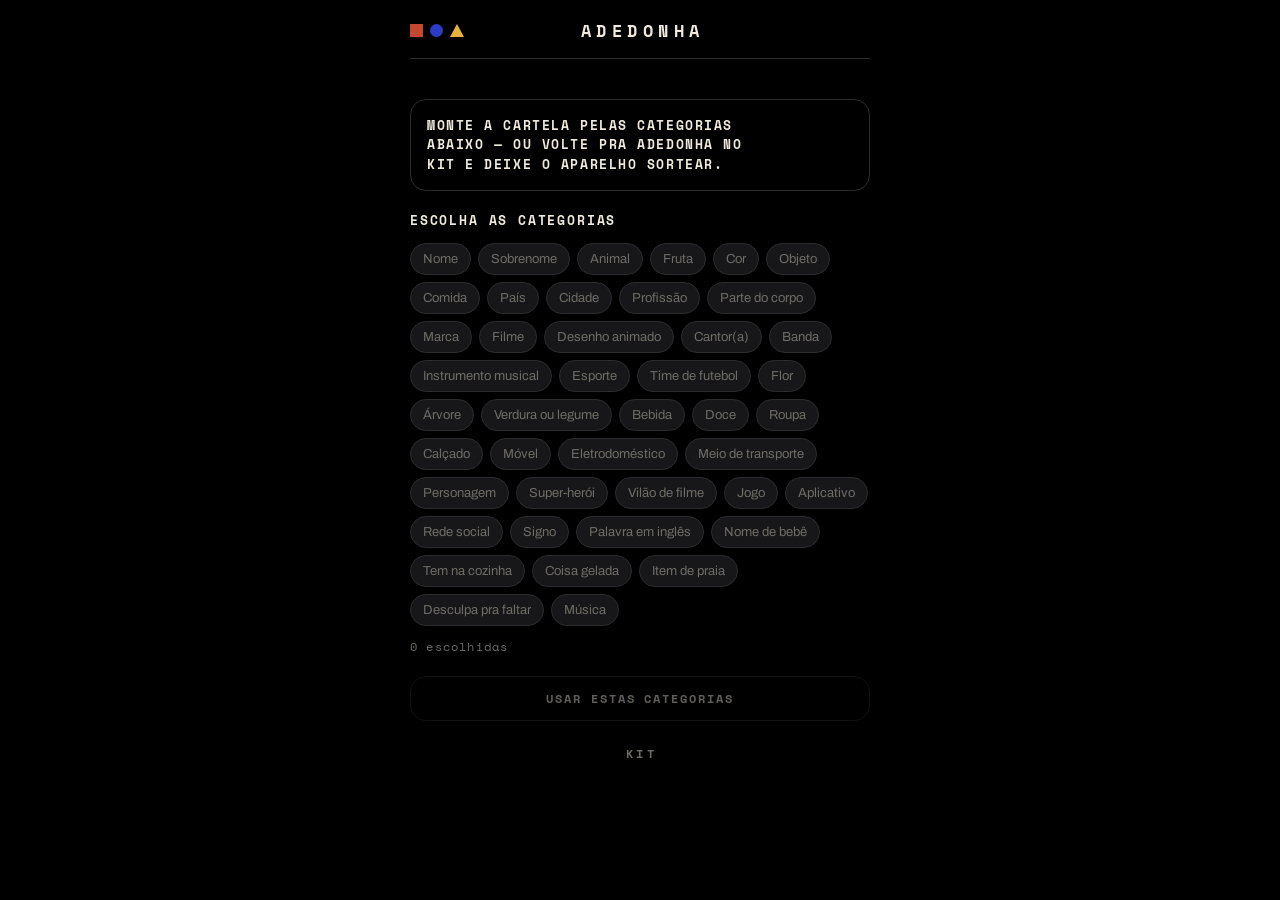
<file: web-installer/adedonha.html>
<!doctype html>
<html lang="pt-BR">
<head>
<meta charset="utf-8">
<meta name="viewport" content="width=device-width, initial-scale=1, viewport-fit=cover">
<meta name="theme-color" content="#000000">
<title>Folha de Adedonha</title>
<link rel="icon" href="favicon.svg">
<link rel="preconnect" href="https://fonts.googleapis.com">
<link rel="preconnect" href="https://fonts.gstatic.com" crossorigin>
<link rel="stylesheet" href="https://fonts.googleapis.com/css2?family=Archivo:wght@400;600&family=Archivo+Black&family=Space+Mono:wght@400;700&display=swap">
<style>
/* --------------------------------------------------------------------------
   Folha de Adedonha — gerador do KIT.
   Mesma ideia da Cartela de Bingo: o KIT sorteia (a cartela de categorias e as
   letras), o papel confere. Esta página monta a folha pra jogar de caneta:
   uma grade por jogador, coluna da LETRA + uma coluna por categoria + PONTOS.
   Linguagem "Brutalist Bauhaus" (docs/design/design-language.md): preto AMOLED,
   tipografia mono em caixa alta, uma superfície colorida por vez. Azul = a Tool
   Adedonha. Tudo roda no navegador; nada é enviado a lugar nenhum.
   -------------------------------------------------------------------------- */

:root {
  --bg:          #000000;
  --surface:     #171719;
  --surface-alt: #222226;
  --line:        #2C2C2E;
  --paper:       #EFEADD;
  --muted:       #6E6C66;

  --red:    #C6472F;
  --blue:   #2C3CC4;
  --yellow: #E9B23C;
  --green:  #45A05B;

  --on-blue: #EFEADD;

  --mono: "Space Mono", ui-monospace, "SFMono-Regular", Menlo, monospace;
  --disp: "Archivo Black", "Arial Black", system-ui, sans-serif;
  --body: "Archivo", system-ui, -apple-system, "Segoe UI", sans-serif;

  color-scheme: dark;
}

* { box-sizing: border-box; margin: 0; }
[hidden] { display: none !important; }

html, body { background: var(--bg); }

body {
  font-family: var(--body);
  color: var(--paper);
  line-height: 1.5;
  min-height: 100dvh;
  touch-action: manipulation;
  padding: max(18px, env(safe-area-inset-top)) 16px
           calc(24px + env(safe-area-inset-bottom));
  display: flex;
  flex-direction: column;
  align-items: center;
}

.wrap { width: 100%; max-width: 460px; display: flex; flex-direction: column; gap: 20px; }

/* ---- Masthead ---------------------------------------------------------- */

.mast {
  display: grid;
  grid-template-columns: 1fr auto 1fr;
  align-items: center;
  gap: 12px;
  padding-bottom: 14px;
  border-bottom: 1px solid var(--line);
}

.primitives { display: flex; align-items: center; gap: 7px; }
.primitives i { display: block; width: 13px; height: 13px; }
.primitives .sq { background: var(--red); }
.primitives .ci { background: var(--blue); border-radius: 50%; }
.primitives .tr {
  width: 0; height: 0; background: none;
  border-left: 7px solid transparent;
  border-right: 7px solid transparent;
  border-bottom: 13px solid var(--yellow);
}

.wordmark {
  font-family: var(--mono);
  font-weight: 700;
  letter-spacing: 0.32em;
  font-size: 17px;
  text-indent: 0.32em;
  text-align: center;
  white-space: nowrap;
}

.mast-actions { justify-self: end; }

/* ---- Cartela: lista de categorias ----------------------------------- */

.kick {
  font-family: var(--mono);
  font-weight: 700;
  font-size: 13px;
  letter-spacing: 0.16em;
  text-transform: uppercase;
  color: var(--blue);
}

.cats { list-style: none; padding: 0; display: flex; flex-direction: column; gap: 2px; }
.cats li {
  display: flex;
  align-items: baseline;
  gap: 14px;
  padding: 9px 0;
  border-bottom: 1px solid var(--line);
}
.cats li:last-child { border-bottom: 0; }
.cats .n {
  font-family: var(--mono);
  font-weight: 700;
  font-size: 15px;
  color: var(--blue);
  min-width: 22px;
  text-align: right;
}
.cats .c { font-size: 18px; }

.howto {
  border: 1px solid var(--line);
  border-radius: 16px;
  padding: 16px;
  display: flex;
  flex-direction: column;
  gap: 12px;
}
.howto p {
  font-family: var(--mono);
  font-weight: 700;
  font-size: 13px;
  letter-spacing: 0.12em;
  text-transform: uppercase;
  color: var(--paper);
  text-wrap: balance;
}

/* ---- Seletor de categorias ---------------------------------------- */

.picker { display: flex; flex-direction: column; gap: 12px; }
.picker h2 {
  font-family: var(--mono);
  font-weight: 700;
  font-size: 13px;
  letter-spacing: 0.14em;
  text-transform: uppercase;
  color: var(--paper);
}
.chips { display: flex; flex-wrap: wrap; gap: 7px; }
.chip {
  font-family: var(--body);
  font-size: 13px;
  padding: 8px 12px;
  border: 1px solid var(--line);
  border-radius: 999px;
  background: var(--surface);
  color: var(--muted);
  cursor: pointer;
  transition: background .12s, color .12s, border-color .12s;
}
.chip[aria-pressed="true"] {
  background: var(--blue);
  color: var(--on-blue);
  border-color: var(--blue);
}
.picker .count {
  font-family: var(--mono);
  font-size: 12px;
  letter-spacing: 0.1em;
  color: var(--muted);
}

/* ---- Ações --------------------------------------------------------- */

.actions { display: flex; flex-direction: column; gap: 10px; }

.btn {
  font-family: var(--mono);
  font-weight: 700;
  letter-spacing: 0.16em;
  font-size: 14px;
  padding: 16px 0;
  border-radius: 16px;
  border: 0;
  cursor: pointer;
  width: 100%;
}
.btn-primary { background: var(--blue); color: var(--on-blue); }
.btn-primary:disabled { background: var(--surface); color: var(--muted); cursor: not-allowed; }
.btn-ghost {
  background: none;
  color: var(--paper);
  border: 1px solid var(--line);
  padding: 13px 0;
  font-size: 12px;
}
.btn-ghost:disabled { opacity: .4; cursor: not-allowed; }
.btn:focus-visible { outline: 3px solid var(--paper); outline-offset: 2px; }

/* ---- Chamada pro modo celular / voltar --------------------------- */

.cta {
  border: 1px solid var(--line);
  border-radius: 16px;
  padding: 16px;
  display: flex;
  flex-direction: column;
  gap: 12px;
}
.cta p {
  font-family: var(--mono);
  font-weight: 700;
  font-size: 13px;
  letter-spacing: 0.12em;
  text-transform: uppercase;
  color: var(--paper);
}
.cta .btn { padding: 14px 0; }

.or-divider {
  display: flex;
  align-items: center;
  gap: 10px;
  font-family: var(--mono);
  font-weight: 700;
  font-size: 11px;
  letter-spacing: 0.2em;
  text-transform: uppercase;
  color: var(--muted);
}
.or-divider::before, .or-divider::after {
  content: "";
  flex: 1;
  height: 1px;
  background: var(--line);
}

.backlink {
  align-self: flex-start;
  background: none;
  border: 0;
  padding: 4px 0;
  font-family: var(--mono);
  font-weight: 700;
  font-size: 12px;
  letter-spacing: 0.12em;
  text-transform: uppercase;
  color: var(--muted);
  cursor: pointer;
}
.backlink:focus-visible { outline: 2px solid var(--blue); outline-offset: 2px; }

/* ---- Preencher no celular -------------------------------------- */

.fill { display: flex; flex-direction: column; gap: 14px; }

.round {
  border: 1px solid var(--line);
  border-radius: 14px;
  padding: 14px;
  display: flex;
  flex-direction: column;
  gap: 10px;
}
.round-hd { display: flex; align-items: center; gap: 10px; }
.round-hd .rn {
  flex: 1;
  font-family: var(--mono);
  font-weight: 700;
  font-size: 12px;
  letter-spacing: 0.16em;
  text-transform: uppercase;
  color: var(--muted);
}
.round-hd .rx {
  width: 34px;
  height: 34px;
  border: 0;
  border-radius: 9px;
  background: var(--surface);
  color: var(--muted);
  font-size: 18px;
  line-height: 1;
  cursor: pointer;
}

/* Letra: primeira coisa a preencher, protagonista do card */
.round-letter { display: flex; flex-direction: column; gap: 6px; }
.round-letter .rl-cap {
  font-family: var(--mono);
  font-weight: 700;
  font-size: 11px;
  letter-spacing: 0.14em;
  text-transform: uppercase;
  color: var(--blue);
}
.round-letter .rl {
  width: 100%;
  height: 64px;
  text-align: center;
  font-family: var(--disp);
  font-size: 34px;
  text-transform: uppercase;
  background: var(--bg);
  color: var(--blue);
  border: 1px solid var(--line);
  border-radius: 12px;
  -webkit-appearance: none;
  appearance: none;
}
.round-letter .rl::placeholder { color: var(--line); }
.round-letter .rl-hint { font-size: 12px; color: var(--muted); }
.round.no-letter .frow { opacity: .45; }

.frow { display: flex; flex-direction: column; gap: 5px; }
.frow label {
  font-family: var(--mono);
  font-size: 11px;
  letter-spacing: 0.08em;
  text-transform: uppercase;
  color: var(--muted);
}
.frow input {
  -webkit-appearance: none;
  appearance: none;
}
.frow input:disabled { cursor: not-allowed; }
.frow input {
  font-family: var(--body);
  font-size: 16px;
  padding: 9px 12px;
  background: var(--bg);
  color: var(--paper);
  border: 1px solid var(--line);
  border-radius: 9px;
}
.round input:focus-visible {
  outline: 2px solid var(--blue);
  outline-offset: 1px;
  border-color: var(--blue);
}
.fill-total {
  font-family: var(--mono);
  font-weight: 700;
  font-size: 13px;
  letter-spacing: 0.12em;
  text-transform: uppercase;
  color: var(--paper);
  text-align: right;
}

/* ---- Contabilizar pontos (rodapé do card + diálogo) --------------- */

.round-foot {
  display: flex;
  align-items: center;
  justify-content: space-between;
  gap: 10px;
  margin-top: 2px;
}
.round-foot .btn { width: auto; flex: 1; padding: 11px 0; font-size: 11px; }
.round-total {
  font-family: var(--mono);
  font-weight: 700;
  font-size: 13px;
  letter-spacing: 0.06em;
  color: var(--paper);
  white-space: nowrap;
}

.score-progress {
  font-family: var(--mono);
  font-weight: 700;
  font-size: 11px;
  letter-spacing: 0.14em;
  text-transform: uppercase;
  color: var(--muted);
}
.score-answer {
  font-family: var(--disp);
  font-size: 26px;
  line-height: 1.2;
  color: var(--bg);
  background: var(--paper);
  padding: 12px 14px;
  border-radius: 10px;
  text-align: center;
  word-break: break-word;
}
#scoreAsk { display: flex; flex-direction: column; gap: 20px; margin-top: 6px; }
.dlg .score-q {
  font-family: var(--body);
  font-weight: 600;
  font-size: 21px;
  line-height: 1.4;
  color: #FFFFFF;
  text-wrap: balance;
}
.score-yn { display: grid; grid-template-columns: 1fr 1fr; gap: 8px; }
.score-yn .btn {
  background: var(--surface);
  color: var(--paper);
  padding: 18px 0;
  font-size: 14px;
}
.score-yn .btn:active { background: var(--blue); color: var(--on-blue); }

#scoreDone { display: flex; flex-direction: column; gap: 12px; }
.score-result {
  font-family: var(--mono);
  font-weight: 700;
  font-size: 14px;
  letter-spacing: 0.08em;
  text-transform: uppercase;
  color: var(--blue);
  text-align: center;
  padding: 4px 0;
}

.revise-list { list-style: none; padding: 0; display: flex; flex-direction: column; gap: 6px; max-height: 50vh; overflow: auto; }
.revise-list button {
  width: 100%;
  display: flex;
  align-items: center;
  gap: 10px;
  text-align: left;
  background: var(--surface);
  border: 0;
  border-radius: 10px;
  padding: 10px 12px;
  color: var(--paper);
  cursor: pointer;
}
.revise-list button:focus-visible { outline: 2px solid var(--blue); outline-offset: 2px; }
.revise-list .rv-cat {
  font-family: var(--mono);
  font-weight: 700;
  font-size: 11px;
  letter-spacing: 0.08em;
  text-transform: uppercase;
  color: var(--muted);
  flex: 1;
}
.revise-list .rv-ans { font-size: 13px; color: var(--paper); flex: 2; word-break: break-word; }
.revise-list .rv-pts {
  font-family: var(--mono);
  font-weight: 700;
  font-size: 13px;
  color: var(--blue);
  white-space: nowrap;
}

/* ---- Diálogo de impressão --------------------------------------- */

.dlg {
  position: fixed;
  inset: 0;
  margin: auto;
  width: calc(100% - 32px);
  max-width: 340px;
  height: fit-content;
  max-height: calc(100% - 32px);
  overflow: auto;
  border: 0;
  border-radius: 18px;
  padding: 0;
  background: var(--surface-alt);
  color: var(--paper);
}
.dlg:not([open]) { display: none; }
.dlg[open] { display: block; }
.dlg::backdrop { background: rgba(0, 0, 0, 0.6); }
.dlg-in { display: flex; flex-direction: column; gap: 14px; padding: 22px; }
.dlg h2 {
  font-family: var(--mono);
  font-weight: 700;
  font-size: 15px;
  letter-spacing: 0.12em;
  text-transform: uppercase;
}
.dlg p { font-size: 13px; color: var(--muted); }
.dlg label {
  font-family: var(--mono);
  font-size: 12px;
  letter-spacing: 0.1em;
  text-transform: uppercase;
  color: var(--muted);
  display: flex;
  flex-direction: column;
  gap: 8px;
}
.dlg input {
  font-family: var(--disp);
  font-size: 24px;
  padding: 10px 14px;
  background: var(--bg);
  color: var(--paper);
  border: 1px solid var(--line);
  border-radius: 10px;
  width: 100%;
}
.dlg-row { display: grid; grid-template-columns: 1fr 1fr; gap: 10px; }
.dlg-row .btn { font-size: 12px; padding: 13px 4px; letter-spacing: 0.04em; }

.sheet { display: none; }

footer {
  margin-top: 4px;
  font-family: var(--mono);
  font-weight: 700;
  font-size: 12px;
  letter-spacing: 0.3em;
  text-indent: 0.3em;
  text-transform: uppercase;
  color: var(--muted);
  text-align: center;
}

/* ---- Impressão ------------------------------------------------- --
   Só as folhas vão pro papel: A4 retrato, uma grade por jogador (uma folha
   cada), tudo em preto — logo do KIT incluída. A tela (.wrap) e o diálogo
   somem. */

@media print {
  @page { size: A4 portrait; margin: 12mm; }
  html, body { background: #fff; }
  body { padding: 0; display: block; }
  .wrap, .dlg { display: none !important; }
  .sheet {
    display: block;
    -webkit-print-color-adjust: exact;
    print-color-adjust: exact;
  }

  .ppage { break-after: page; }
  .ppage:last-child { break-after: auto; }

  .psheet { display: flex; flex-direction: column; gap: 5mm; color: #000; }

  .psheet-head {
    display: flex;
    align-items: flex-end;
    justify-content: space-between;
    border-bottom: 1.5pt solid #000;
    padding-bottom: 2mm;
  }
  .klogo {
    display: flex;
    align-items: center;
    gap: 1.6mm;
    font-family: var(--mono);
    font-weight: 700;
    letter-spacing: 0.22em;
    font-size: 10pt;
  }
  .klogo i { display: block; width: 3mm; height: 3mm; background: #000; }
  .klogo .ci { border-radius: 50%; }
  .klogo .tr {
    width: 0; height: 0; background: none;
    border-left: 1.7mm solid transparent;
    border-right: 1.7mm solid transparent;
    border-bottom: 3mm solid #000;
  }
  .psheet-title {
    font-family: var(--mono);
    font-weight: 700;
    font-size: 8pt;
    letter-spacing: 0.18em;
    text-transform: uppercase;
  }
  .pplayer {
    font-family: var(--mono);
    font-size: 9pt;
    letter-spacing: 0.06em;
  }
  .pplayer u {
    display: inline-block;
    min-width: 46mm;
    border-bottom: 0.75pt solid #000;
    text-decoration: none;
  }

  table.pgrid {
    width: 100%;
    border-collapse: collapse;
    table-layout: fixed;
  }
  .pgrid th, .pgrid td {
    border: 0.75pt solid #000;
    text-align: center;
    vertical-align: bottom;
    padding: 1mm;
  }
  .pgrid thead th {
    font-family: var(--mono);
    font-weight: 700;
    font-size: 6.5pt;
    letter-spacing: 0.04em;
    text-transform: uppercase;
    line-height: 1.15;
    height: 16mm;
    vertical-align: bottom;
    word-break: break-word;
    hyphens: auto;
  }
  .pgrid col.c-letra { width: 13mm; }
  .pgrid col.c-pts   { width: 15mm; }
  .pgrid thead th.h-letra,
  .pgrid thead th.h-pts { background: #000; color: #fff; }

  .pgrid tbody td { height: 15mm; }
  .pgrid tbody td.t-letra {
    font-family: var(--disp);
    font-size: 15pt;
    vertical-align: middle;
  }
  .pgrid tbody tr:nth-child(even) td { background: #f0f0f0; }

  .pgrid tfoot td {
    font-family: var(--mono);
    font-weight: 700;
    font-size: 7pt;
    letter-spacing: 0.1em;
    text-transform: uppercase;
    height: 10mm;
    text-align: right;
    padding-right: 2mm;
  }

  .pnote {
    font-family: var(--mono);
    font-size: 6.5pt;
    letter-spacing: 0.08em;
    color: #000;
  }
}
</style>
</head>
<body>
<div class="wrap">
  <header class="mast">
    <div class="primitives" aria-hidden="true"><i class="sq"></i><i class="ci"></i><i class="tr"></i></div>
    <div class="wordmark">ADEDONHA</div>
    <div class="mast-actions"></div>
  </header>

  <button type="button" class="backlink" id="backToCats" hidden>&larr; CATEGORIAS</button>

  <main id="view">
    <section id="cartela" hidden>
      <div class="kick" id="kick">Cartela</div>
      <ol class="cats" id="cats"></ol>
    </section>
    <section class="fill" id="fill" hidden></section>
  </main>

  <section class="howto" id="howto">
    <p id="howtoText"></p>
    <button type="button" class="btn btn-primary" id="doprint" hidden>IMPRIMIR FOLHAS</button>
  </section>

  <section class="picker" id="picker" hidden>
    <h2>Escolha as categorias</h2>
    <div class="chips" id="chips" role="group" aria-label="Categorias"></div>
    <div class="count" id="count">0 escolhidas</div>
  </section>

  <div class="actions" id="actions">
    <button type="button" class="btn btn-ghost" id="apply" hidden>USAR ESTAS CATEGORIAS</button>
  </div>

  <div class="or-divider" id="orDivider" hidden>OU</div>

  <section class="cta" id="cta" hidden>
    <p>Quer jogar no celular?</p>
    <button type="button" class="btn btn-primary" id="goFill">PREENCHER AQUI</button>
  </section>

  <footer>KIT</footer>
</div>

<dialog class="dlg" id="printbox">
  <div class="dlg-in">
    <h2>Imprimir folhas</h2>
    <p>Uma folha A4 por pessoa, todas iguais. Sai em preto e branco.</p>
    <label>Quantas folhas
      <input type="number" id="players" min="1" max="12" value="4" inputmode="numeric">
    </label>
    <label>Quantas rodadas (linhas)
      <input type="number" id="rounds" min="1" max="24" value="12" inputmode="numeric">
    </label>
    <div class="dlg-row">
      <button type="button" class="btn btn-ghost" id="dlgcancel">Cancelar</button>
      <button type="button" class="btn btn-primary" id="dlgprint">Gerar e imprimir</button>
    </div>
  </div>
</dialog>

<dialog class="dlg" id="scorebox">
  <div class="dlg-in">
    <p class="score-progress" id="scoreProgress"></p>
    <h2 id="scoreCat"></h2>
    <p class="score-answer" id="scoreAnswer"></p>

    <div id="scoreAsk">
      <p class="score-q" id="scoreQ"></p>
      <div class="score-yn">
        <button type="button" class="btn" data-yn="yes">Sim</button>
        <button type="button" class="btn" data-yn="no">Não</button>
      </div>
    </div>

    <div id="scoreDone" hidden>
      <p class="score-result" id="scoreResult"></p>
      <button type="button" class="btn btn-primary" id="scoreNext"></button>
    </div>

    <button type="button" class="btn btn-ghost" id="scoreCancel">Fechar</button>
  </div>
</dialog>

<dialog class="dlg" id="revisebox">
  <div class="dlg-in">
    <h2>Revisar pontos</h2>
    <p class="score-progress" id="reviseTotal"></p>
    <ul class="revise-list" id="reviseList"></ul>
    <button type="button" class="btn btn-ghost" id="reviseClose">Fechar</button>
  </div>
</dialog>

<div class="sheet" id="sheet" aria-hidden="true"></div>

<script>
"use strict";

/* Pool fixo de categorias — espelha CATS[] em
   kit-tools/tools/io.github.jcrvlh.adedonha/src/main.c. A ordem não importa;
   serve pro seletor e pra reconhecer o que veio na URL. */
const POOL = [
  "Nome", "Sobrenome", "Animal", "Fruta", "Cor",
  "Objeto", "Comida", "País", "Cidade", "Profissão",
  "Parte do corpo", "Marca", "Filme", "Desenho animado", "Cantor(a)",
  "Banda", "Instrumento musical", "Esporte", "Time de futebol", "Flor",
  "Árvore", "Verdura ou legume", "Bebida", "Doce", "Roupa",
  "Calçado", "Móvel", "Eletrodoméstico", "Meio de transporte", "Personagem",
  "Super-herói", "Vilão de filme", "Jogo", "Aplicativo", "Rede social",
  "Signo", "Palavra em inglês", "Nome de bebê", "Tem na cozinha",
  "Coisa gelada", "Item de praia", "Desculpa pra faltar", "Música",
];

/* "Desenho Animado" ~ "desenho animado" ~ "desenho-animado": tira acento,
   pontuação e espaço/traço pra casar o que veio na URL com o pool. */
const norm = (s) => s
  .normalize("NFD").replace(/[\u0300-\u036f]/g, "")
  .toLowerCase().replace(/[^a-z0-9]+/g, "");

const POOL_BY_NORM = new Map(POOL.map((c) => [norm(c), c]));

/* --- Categorias da URL: ?c=nome,animal,fruta,... --------------------- */
function catsFromURL() {
  const raw = new URLSearchParams(location.search).get("c");
  if (!raw) return [];
  const out = [];
  const seen = new Set();
  for (let part of raw.split(",")) {
    part = part.trim();
    if (!part) continue;
    let dec = part;
    try { dec = decodeURIComponent(part); } catch (e) { /* usa cru */ }
    const k = norm(dec);
    if (!k || seen.has(k)) continue;
    seen.add(k);
    out.push(POOL_BY_NORM.get(k) || dec.replace(/\b\w/g, (m) => m.toUpperCase()));
  }
  return out;
}

function catsToParam(list) {
  return list.map((c) => encodeURIComponent(norm(c))).join(",");
}

let cats = catsFromURL();
let draft = cats.slice();          // seleção no seletor
let editing = cats.length === 0;   // sem categorias na URL → já abre o seletor
let mode = "cats";                 // "cats" (lista + impressão) | "fill" (preenche no celular)

/* --- Elementos ----------------------------------------------------- */
const elCartela = document.getElementById("cartela");
const elCats    = document.getElementById("cats");
const elKick    = document.getElementById("kick");
const elHowto     = document.getElementById("howto");
const elHowtoText = document.getElementById("howtoText");
const elPicker  = document.getElementById("picker");
const elChips   = document.getElementById("chips");
const elCount   = document.getElementById("count");
const elFill    = document.getElementById("fill");
const elActions = document.getElementById("actions");
const elCta     = document.getElementById("cta");
const elOrDivider = document.getElementById("orDivider");
const btnPrint  = document.getElementById("doprint");
const btnApply  = document.getElementById("apply");
const btnGoFill = document.getElementById("goFill");
const btnBack   = document.getElementById("backToCats");

/* Diálogo com fallback pra quem não tem <dialog> nativo (iOS < 15.4):
   abre/fecha "na mão" via [open] em vez de showModal/close. */
function showDlg(d) {
  if (typeof d.showModal === "function") {
    try { d.showModal(); return; } catch (e) { /* cai no fallback */ }
  }
  d.setAttribute("open", "");
}
function closeDlg(d) {
  if (typeof d.close === "function") {
    try { d.close(); return; } catch (e) { /* cai no fallback */ }
  }
  d.removeAttribute("open");
  d.dispatchEvent(new Event("close"));
}

/* --- Preencher no celular: estado por conjunto de categorias -------
   Fica só no navegador de quem abriu (localStorage), sob a chave dos slugs
   das categorias — trocar a cartela troca a folha. */
let fill = { rounds: [] };

const fillKey = () => "kit.adedonha.fill." + catsToParam(cats);

function blankRound() { return { l: "", a: cats.map(() => ""), s: cats.map(() => null) }; }

function coerceRound(r) {
  const a = (r && Array.isArray(r.a)) ? r.a : [];
  const s = (r && Array.isArray(r.s)) ? r.s : [];
  return {
    l: (r && typeof r.l === "string") ? r.l.slice(0, 1).toUpperCase() : "",
    a: cats.map((_, i) => (typeof a[i] === "string" ? a[i] : "")),
    s: cats.map((_, i) => (typeof s[i] === "number" ? s[i] : null)),
  };
}

/* Pontos de uma rodada: soma dos valores tabulados (0/5/10/15) por
   categoria; categoria em branco vale 0 e nunca é perguntada. */
function roundTotal(r) {
  return cats.reduce((sum, _, ci) => sum + (r.a[ci].trim() ? (r.s[ci] || 0) : 0), 0);
}

/* Índices das categorias respondidas nesta rodada — é o que o diálogo
   de contagem pergunta, uma de cada vez. */
function answeredCats(r) {
  return cats.map((_, ci) => ci).filter((ci) => r.a[ci].trim());
}

function loadFill() {
  fill = { rounds: [] };
  try {
    const s = JSON.parse(localStorage.getItem(fillKey()));
    if (s && Array.isArray(s.rounds)) fill.rounds = s.rounds.slice(0, 40).map(coerceRound);
  } catch (e) { /* storage indisponível — começa vazio */ }
  if (!fill.rounds.length) fill.rounds.push(blankRound());
}

function saveFill() {
  try { localStorage.setItem(fillKey(), JSON.stringify(fill)); } catch (e) { /* ok */ }
}

/* Chips do seletor — uma vez só. */
for (const c of POOL) {
  const b = document.createElement("button");
  b.type = "button";
  b.className = "chip";
  b.textContent = c;
  b.setAttribute("aria-pressed", "false");
  b.addEventListener("click", () => {
    const i = draft.findIndex((x) => norm(x) === norm(c));
    if (i >= 0) draft.splice(i, 1);
    else draft.push(c);
    render();
  });
  elChips.appendChild(b);
}

/* --- Render ------------------------------------------------------- */
function render() {
  const has = cats.length > 0;
  const inFill = has && !editing && mode === "fill";
  const inCats = has && !editing && mode === "cats";

  elCartela.hidden = !inCats;
  if (inCats) {
    elKick.textContent = cats.length + (cats.length === 1 ? " categoria" : " categorias");
    elCats.replaceChildren(...cats.map((c, i) => {
      const li = document.createElement("li");
      const n = document.createElement("span"); n.className = "n"; n.textContent = i + 1;
      const t = document.createElement("span"); t.className = "c"; t.textContent = c;
      li.append(n, t);
      return li;
    }));
  }

  btnBack.hidden = !inFill;

  elFill.hidden = !inFill;
  if (inFill) renderFill();

  elPicker.hidden = !editing;
  if (editing) {
    for (const b of elChips.children)
      b.setAttribute("aria-pressed", String(draft.some((x) => norm(x) === norm(b.textContent))));
    elCount.textContent = draft.length + (draft.length === 1 ? " escolhida" : " escolhidas");
  }

  elActions.hidden = !editing;
  btnApply.hidden = !editing;
  btnApply.disabled = draft.length < 2;
  btnApply.classList.toggle("btn-primary", draft.length >= 2);
  btnApply.classList.toggle("btn-ghost", draft.length < 2);
  btnPrint.hidden = editing || !inCats;
  btnPrint.disabled = !has;

  elCta.hidden = !inCats;
  elOrDivider.hidden = !inCats;

  if (editing) {
    elHowto.hidden = has;
    elHowtoText.textContent = has ? "" :
      "Monte a cartela pelas categorias abaixo — ou volte pra Adedonha no KIT e deixe o aparelho sortear.";
  } else if (inFill) {
    elHowto.hidden = false;
    elHowtoText.textContent =
      "O KIT sorteia a letra; digite ela primeiro, depois uma resposta por categoria antes do STOP. No fim da rodada, toque em CONFERIR RODADA. Fica salvo só neste celular.";
  } else {
    elHowto.hidden = false;
    elHowtoText.textContent =
      "Imprima uma folha por pessoa e jogue de caneta. O KIT sorteia a letra; todos preenchem uma coluna até dar STOP.";
  }
}

/* --- Preencher: uma lista de rodadas (letra + resposta por categoria) --- */
function renderFill() {
  const frag = document.createDocumentFragment();

  fill.rounds.forEach((r, ri) => {
    const card = document.createElement("div");
    card.className = "round" + (r.l ? "" : " no-letter");

    const hd = document.createElement("div");
    hd.className = "round-hd";

    const rn = document.createElement("span");
    rn.className = "rn";
    rn.textContent = "Rodada " + (ri + 1);

    const rx = document.createElement("button");
    rx.className = "rx";
    rx.type = "button";
    rx.textContent = "×";
    rx.setAttribute("aria-label", "Remover rodada " + (ri + 1));
    rx.addEventListener("click", () => {
      fill.rounds.splice(ri, 1);
      if (!fill.rounds.length) fill.rounds.push(blankRound());
      saveFill();
      render();
    });

    hd.append(rn, rx);
    card.appendChild(hd);

    // Letra primeiro: protagonista do card, categorias só liberam com ela.
    const lb = document.createElement("div");
    lb.className = "round-letter";
    const lcap = document.createElement("span");
    lcap.className = "rl-cap";
    lcap.textContent = "Letra";
    const rl = document.createElement("input");
    rl.className = "rl";
    rl.type = "text";
    rl.maxLength = 1;
    rl.value = r.l;
    rl.placeholder = "?";
    rl.setAttribute("aria-label", "Letra da rodada " + (ri + 1));
    rl.autocapitalize = "characters";
    rl.autocomplete = "off";
    const hint = document.createElement("span");
    hint.className = "rl-hint";
    hint.textContent = "Digite a letra pra liberar as categorias.";
    hint.hidden = !!r.l;
    rl.addEventListener("input", () => {
      r.l = rl.value.toUpperCase();
      rl.value = r.l;
      saveFill();
      const on = !!r.l;
      card.classList.toggle("no-letter", !on);
      hint.hidden = on;
      card.querySelectorAll(".frow input").forEach((i) => { i.disabled = !on; });
    });
    lb.append(lcap, rl, hint);
    card.appendChild(lb);

    // Declarados antes do loop de categorias pra syncFoot() poder ser
    // chamada a cada resposta digitada, sem precisar de um render() inteiro
    // (que tiraria o foco do campo em que a pessoa está digitando).
    let scoreBtn, totalEl;
    function syncFoot() {
      const answered = answeredCats(r);
      if (answered.length === 0) {
        scoreBtn.disabled = true;
        scoreBtn.textContent = "CONFERIR RODADA";
      } else {
        scoreBtn.disabled = false;
        const anyScored = answered.some((ci) => r.s[ci] !== null);
        scoreBtn.textContent = anyScored ? "REVISAR PONTOS" : "CONFERIR RODADA";
      }
      totalEl.textContent = "Pontos: " + roundTotal(r);
    }

    cats.forEach((c, ci) => {
      const row = document.createElement("div");
      row.className = "frow";
      const lab = document.createElement("label");
      const id = "f" + ri + "-" + ci;
      lab.htmlFor = id;
      lab.textContent = c;
      const inp = document.createElement("input");
      inp.id = id;
      inp.type = "text";
      inp.value = r.a[ci] || "";
      inp.autocomplete = "off";
      inp.disabled = !r.l;
      inp.addEventListener("input", () => {
        r.a[ci] = inp.value;
        r.s[ci] = null;   // resposta mudou — a contagem antiga não vale mais
        saveFill();
        updateTotal();
        syncFoot();
      });
      row.append(lab, inp);
      card.appendChild(row);
    });

    const foot = document.createElement("div");
    foot.className = "round-foot";

    scoreBtn = document.createElement("button");
    scoreBtn.type = "button";
    scoreBtn.className = "btn btn-primary";
    scoreBtn.addEventListener("click", () => openScore(ri));

    totalEl = document.createElement("div");
    totalEl.className = "round-total";

    foot.append(scoreBtn, totalEl);
    card.appendChild(foot);
    syncFoot();

    frag.appendChild(card);
  });

  const add = document.createElement("button");
  add.className = "btn btn-primary";
  add.type = "button";
  add.textContent = "+ NOVA RODADA";
  add.addEventListener("click", () => {
    fill.rounds.push(blankRound());
    saveFill();
    render();
  });
  frag.appendChild(add);

  const total = document.createElement("div");
  total.className = "fill-total";
  total.id = "filltotal";
  frag.appendChild(total);

  elFill.replaceChildren(frag);
  updateTotal();
}

function updateTotal() {
  const el = document.getElementById("filltotal");
  if (!el) return;
  const sum = fill.rounds.reduce((a, r) => a + roundTotal(r), 0);
  el.textContent = "Total: " + sum;
}

/* --- Conferir pontos: árvore guiada de sim/não, uma categoria por vez --
   1. A resposta foi aceita?          não -> 0
   2. Alguém escreveu a mesma coisa?   sim -> 5
   3. Mais alguém respondeu (diferente)? sim -> 10 ; não -> 15
   Ordem pensada pro caso mais comum (resposta repetida) resolver em só 2
   toques; o caso raro (ninguém mais respondeu) é o único que gasta 3.
   Categoria em branco vale 0 e nunca é perguntada. Primeira passada anda
   pelas categorias ainda sem nota; depois disso o botão vira REVISAR PONTOS
   e abre a lista-resumo, de onde dá pra reabrir a árvore de uma categoria
   só (sem repetir as demais). */
let scoreCtx = null;

const scorebox        = document.getElementById("scorebox");
const revisebox       = document.getElementById("revisebox");
const elScoreProgress = document.getElementById("scoreProgress");
const elScoreCat      = document.getElementById("scoreCat");
const elScoreAnswer   = document.getElementById("scoreAnswer");
const elScoreAsk      = document.getElementById("scoreAsk");
const elScoreQ        = document.getElementById("scoreQ");
const elScoreDone     = document.getElementById("scoreDone");
const elScoreResult   = document.getElementById("scoreResult");
const btnScoreNext    = document.getElementById("scoreNext");
const elReviseList    = document.getElementById("reviseList");
const elReviseTotal   = document.getElementById("reviseTotal");

const QUESTIONS = {
  valid:  "A resposta foi aceita?",
  same:   "Alguém escreveu a mesma palavra que você?",
  others: "Mais alguém respondeu essa categoria (com outra palavra)?",
};
const RESULT = {
  0:  "0 pts · não valeu",
  5:  "5 pts · repetida",
  10: "10 pts · resposta única",
  15: "15 pts · só você lembrou",
};

function openScore(ri) {
  const r = fill.rounds[ri];
  const answered = answeredCats(r);
  if (!answered.length) return;
  const anyScored = answered.some((ci) => r.s[ci] !== null);
  if (anyScored) openRevise(ri); else startWalk(ri);
}

function startWalk(ri) {
  const list = answeredCats(fill.rounds[ri]);
  scoreCtx = { ri, list, pos: 0, mode: "walk", step: "valid" };
  renderScoreStep();
  showDlg(scorebox);
}

function renderScoreStep() {
  const { ri, list, pos, step } = scoreCtx;
  const ci = list[pos];
  const r = fill.rounds[ri];
  elScoreProgress.textContent = "Categoria " + (pos + 1) + " de " + list.length;
  elScoreCat.textContent = cats[ci];
  elScoreAnswer.textContent = r.a[ci];
  elScoreQ.textContent = QUESTIONS[step];
  elScoreAsk.hidden = false;
  elScoreDone.hidden = true;
}

function answerYN(yes) {
  const { step } = scoreCtx;
  if (step === "valid")  return yes ? askStep("same") : finishCat(0);
  if (step === "same")   return yes ? finishCat(5) : askStep("others");
  if (step === "others") return finishCat(yes ? 10 : 15);
}

function askStep(step) {
  scoreCtx.step = step;
  renderScoreStep();
}

function finishCat(val) {
  const { ri, list, pos, mode } = scoreCtx;
  fill.rounds[ri].s[list[pos]] = val;
  saveFill();
  elScoreResult.textContent = RESULT[val];
  btnScoreNext.textContent = mode === "single"
    ? "VOLTAR À LISTA"
    : (pos + 1 < list.length ? "PRÓXIMA CATEGORIA" : "CONCLUIR RODADA");
  elScoreAsk.hidden = true;
  elScoreDone.hidden = false;
}

for (const b of scorebox.querySelectorAll("[data-yn]"))
  b.addEventListener("click", () => answerYN(b.dataset.yn === "yes"));

btnScoreNext.addEventListener("click", () => {
  const { ri, list, pos, mode } = scoreCtx;
  if (mode === "single") {
    closeDlg(scorebox);
    openRevise(ri);
    return;
  }
  if (pos + 1 < list.length) {
    scoreCtx.pos++;
    scoreCtx.step = "valid";
    renderScoreStep();
  } else {
    closeDlg(scorebox);
  }
});

document.getElementById("scoreCancel").addEventListener("click", () => closeDlg(scorebox));
scorebox.addEventListener("close", () => { scoreCtx = null; render(); });

/* --- Revisar pontos: lista-resumo; tocar numa linha refaz a árvore só
   daquela categoria e volta pra lista (não repete as outras). */
function openRevise(ri) {
  const r = fill.rounds[ri];
  const list = answeredCats(r);
  elReviseTotal.textContent = "Pontos da rodada: " + roundTotal(r);
  elReviseList.replaceChildren(...list.map((ci) => {
    const li = document.createElement("li");
    const b = document.createElement("button");
    b.type = "button";
    const cat = document.createElement("span"); cat.className = "rv-cat"; cat.textContent = cats[ci];
    const ans = document.createElement("span"); ans.className = "rv-ans"; ans.textContent = r.a[ci];
    const pts = document.createElement("span"); pts.className = "rv-pts";
    pts.textContent = (r.s[ci] === null ? "?" : r.s[ci]) + " pts";
    b.append(cat, ans, pts);
    b.addEventListener("click", () => {
      closeDlg(revisebox);
      scoreCtx = { ri, list: [ci], pos: 0, mode: "single", step: "valid" };
      renderScoreStep();
      showDlg(scorebox);
    });
    li.appendChild(b);
    return li;
  }));
  showDlg(revisebox);
}

document.getElementById("reviseClose").addEventListener("click", () => closeDlg(revisebox));
revisebox.addEventListener("close", () => render());

/* --- Ações ------------------------------------------------------ */
function setMode(m) {
  if (mode === m) return;
  mode = m;
  try { localStorage.setItem("kit.adedonha.mode", mode); } catch (e) { /* ok */ }
  render();
  window.scrollTo(0, 0);
}
btnGoFill.addEventListener("click", () => setMode("fill"));
btnBack.addEventListener("click", () => setMode("cats"));

btnApply.addEventListener("click", () => {
  if (draft.length < 2) return;
  cats = draft.slice();
  editing = false;
  const u = new URL(location.href);
  u.search = "?c=" + catsToParam(cats);
  history.replaceState(null, "", u);
  loadFill();
  render();
});

/* --- Impressão -------------------------------------------------- */
const sheet    = document.getElementById("sheet");
const printbox = document.getElementById("printbox");
const elPlayers = document.getElementById("players");
const elRounds  = document.getElementById("rounds");

btnPrint.addEventListener("click", () => {
  if (!cats.length) return;
  showDlg(printbox);
});

document.getElementById("dlgcancel").addEventListener("click", () => closeDlg(printbox));

document.getElementById("dlgprint").addEventListener("click", () => {
  const p = clamp(parseInt(elPlayers.value, 10), 1, 12, 4);
  const r = clamp(parseInt(elRounds.value, 10), 1, 24, 12);
  closeDlg(printbox);
  runPrint(p, r);
});

function clamp(v, lo, hi, dflt) {
  return Number.isFinite(v) ? Math.max(lo, Math.min(hi, v)) : dflt;
}

function buildSheet(rounds) {
  const wrap = document.createElement("div");
  wrap.className = "psheet";

  const head = document.createElement("div");
  head.className = "psheet-head";
  const logo = document.createElement("span");
  logo.className = "klogo";
  logo.innerHTML = '<i class="sq"></i><i class="ci"></i><i class="tr"></i>KIT';
  const right = document.createElement("div");
  right.innerHTML =
    '<div class="psheet-title">Adedonha</div>' +
    '<div class="pplayer">Nome: <u></u></div>';
  head.append(logo, right);

  const table = document.createElement("table");
  table.className = "pgrid";

  const cg = document.createElement("colgroup");
  cg.innerHTML = '<col class="c-letra">' +
    cats.map(() => "<col>").join("") +
    '<col class="c-pts">';
  table.appendChild(cg);

  const thead = document.createElement("thead");
  const htr = document.createElement("tr");
  htr.appendChild(th("LETRA", "h-letra"));
  for (const c of cats) htr.appendChild(th(c));
  htr.appendChild(th("PONTOS", "h-pts"));
  thead.appendChild(htr);
  table.appendChild(thead);

  const tbody = document.createElement("tbody");
  for (let i = 0; i < rounds; i++) {
    const tr = document.createElement("tr");
    const letra = document.createElement("td");
    letra.className = "t-letra";
    tr.appendChild(letra);
    for (let k = 0; k < cats.length; k++) tr.appendChild(document.createElement("td"));
    tr.appendChild(document.createElement("td"));
    tbody.appendChild(tr);
  }
  table.appendChild(tbody);

  const tfoot = document.createElement("tfoot");
  const ftr = document.createElement("tr");
  const label = document.createElement("td");
  label.colSpan = cats.length + 1;
  label.textContent = "Total";
  ftr.appendChild(label);
  ftr.appendChild(document.createElement("td"));
  tfoot.appendChild(ftr);
  table.appendChild(tfoot);

  const note = document.createElement("div");
  note.className = "pnote";
  note.textContent =
    "Palavra repetida por duas pessoas vale 5 · palavra única vale 10 · ninguém mais achou vale 15.";

  wrap.append(head, table, note);
  return wrap;
}

function th(text, cls) {
  const el = document.createElement("th");
  el.textContent = text;
  if (cls) el.className = cls;
  return el;
}

// iPadOS se apresenta como Mac; o toque denuncia
const IOS = /iP(hone|od|ad)/.test(navigator.userAgent) ||
  (/Macintosh/.test(navigator.userAgent) && navigator.maxTouchPoints > 1);
// plano B do iPhone: navegador embutido de app ignora print()
if (IOS) {
  const hint = document.createElement("p");
  hint.textContent = "Se a janela de impressão não abrir, abra esta página no navegador do celular: o navegador de dentro de app de mensagem ou rede social não imprime.";
  printbox.querySelector(".dlg-row").before(hint);
}

function runPrint(players, rounds) {
  sheet.replaceChildren();
  for (let i = 0; i < players; i++) {
    const page = document.createElement("div");
    page.className = "ppage";
    page.appendChild(buildSheet(rounds));
    sheet.appendChild(page);
  }
  // No iOS (todo navegador lá usa o mesmo motor) o print() só abre a janela
  // se vier direto do toque: dentro de um rAF o gesto já se perdeu e nada
  // acontece. Lá a folha entra no layout na marra (offsetHeight) e o print()
  // sai na hora.
  if (IOS) { void sheet.offsetHeight; window.print(); return; }
  // Nos outros, dois rAF pra garantir que o DOM injetado entrou no layout antes do
  // snapshot de impressão — em vários browsers mobile, print() logo após
  // montar o DOM sai com a folha vazia. A .sheet fica montada depois
  // (display:none na tela) e é substituída na próxima impressão; não some
  // no afterprint porque alguns browsers mobile disparam esse evento antes
  // da pessoa terminar de salvar o PDF, o que também gerava folha vazia.
  requestAnimationFrame(() => requestAnimationFrame(() => window.print()));
}

try {
  const m = localStorage.getItem("kit.adedonha.mode");
  if (m === "fill" || m === "cats") mode = m;
} catch (e) { /* ok */ }

loadFill();
render();
</script>
</body>
</html>
</file>
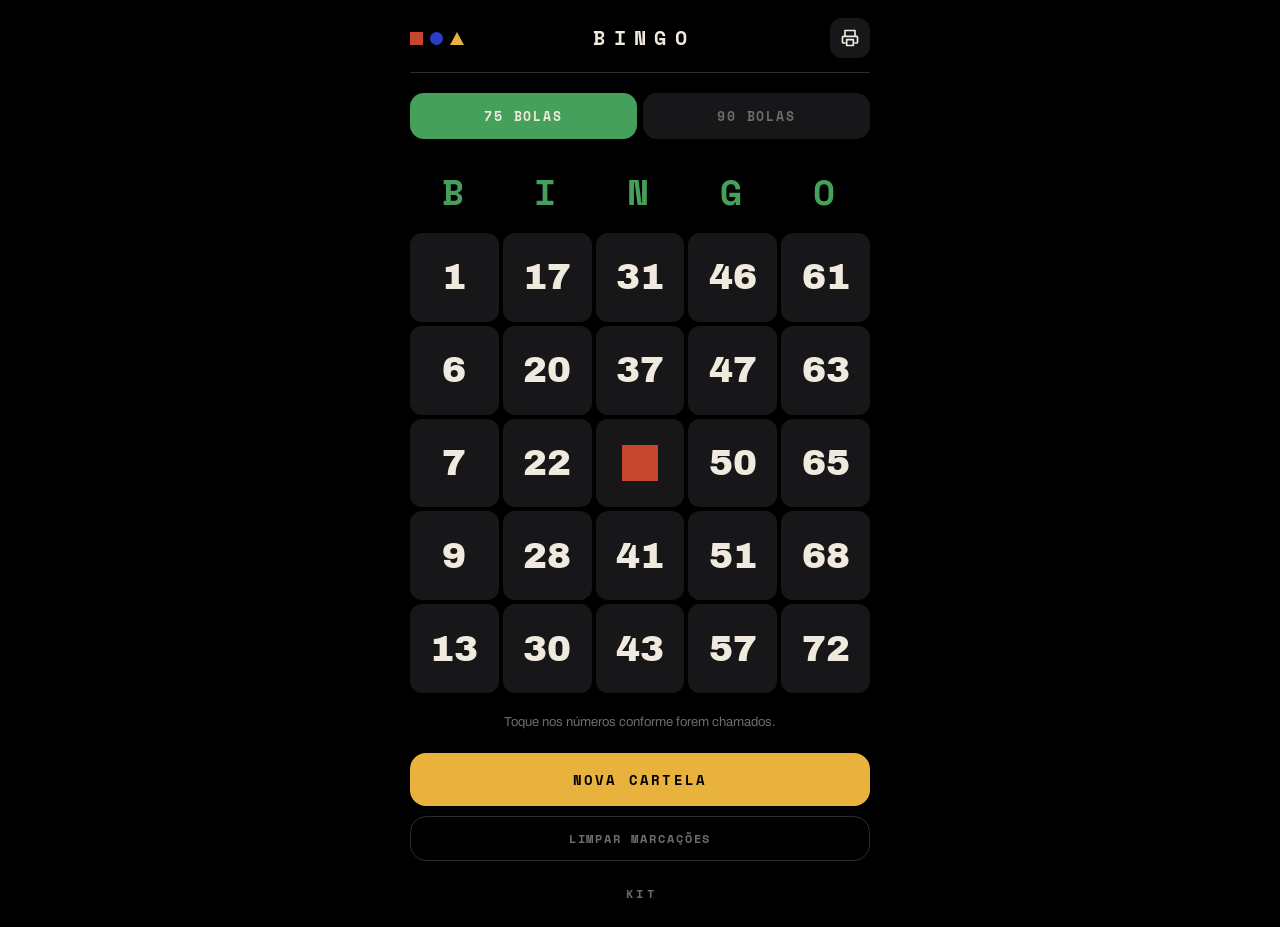
<file: web-installer/bingo.html>
<!doctype html>
<html lang="pt-BR">
<head>
<meta charset="utf-8">
<meta name="viewport" content="width=device-width, initial-scale=1, viewport-fit=cover">
<meta name="theme-color" content="#000000">
<title>Cartela de Bingo</title>
<link rel="icon" href="favicon.svg">
<link rel="preconnect" href="https://fonts.googleapis.com">
<link rel="preconnect" href="https://fonts.gstatic.com" crossorigin>
<link rel="stylesheet" href="https://fonts.googleapis.com/css2?family=Archivo:wght@400;600&family=Archivo+Black&family=Space+Mono:wght@400;700&display=swap">
<style>
/* --------------------------------------------------------------------------
   Cartela de Bingo — gerador do KIT.
   Linguagem "Brutalist Bauhaus" (docs/design/design-language.md): preto AMOLED
   absoluto como material, tipografia mono em caixa alta carrega a hierarquia,
   uma superfície colorida por vez. Verde = a Tool Globo de Bingo.
   Tudo roda no navegador; nada é enviado a lugar nenhum.
   -------------------------------------------------------------------------- */

:root {
  --bg:          #000000;
  --surface:     #171719;
  --surface-alt: #222226;
  --line:        #2C2C2E;
  --paper:       #EFEADD;
  --muted:       #6E6C66;

  --red:    #C6472F;
  --blue:   #2C3CC4;
  --yellow: #E9B23C;
  --green:  #45A05B;

  --on-yellow: #000000;
  --on-green:  #EFEADD;

  --mono: "Space Mono", ui-monospace, "SFMono-Regular", Menlo, monospace;
  --disp: "Archivo Black", "Arial Black", system-ui, sans-serif;
  --body: "Archivo", system-ui, -apple-system, "Segoe UI", sans-serif;

  color-scheme: dark;
}

* { box-sizing: border-box; margin: 0; }
[hidden] { display: none !important; }

html, body { background: var(--bg); }

body {
  font-family: var(--body);
  color: var(--paper);
  line-height: 1.5;
  min-height: 100dvh;
  /* marcar número é toque rápido repetido — sem isto o navegador entende
     como duplo-toque e dá zoom. Mantém rolagem e pinça. */
  touch-action: manipulation;
  padding: max(18px, env(safe-area-inset-top)) 16px
           calc(24px + env(safe-area-inset-bottom));
  display: flex;
  flex-direction: column;
  align-items: center;
}

.wrap { width: 100%; max-width: 460px; display: flex; flex-direction: column; gap: 20px; }

/* ---- Masthead ---------------------------------------------------------- */

.mast {
  display: grid;
  grid-template-columns: 1fr auto 1fr;
  align-items: center;
  gap: 12px;
  padding-bottom: 14px;
  border-bottom: 1px solid var(--line);
}

.primitives { display: flex; align-items: center; gap: 7px; }
.primitives i { display: block; width: 13px; height: 13px; }
.primitives .sq { background: var(--red); }
.primitives .ci { background: var(--blue); border-radius: 50%; }
.primitives .tr {
  width: 0; height: 0; background: none;
  border-left: 7px solid transparent;
  border-right: 7px solid transparent;
  border-bottom: 13px solid var(--yellow);
}

.wordmark {
  font-family: var(--mono);
  font-weight: 700;
  letter-spacing: 0.42em;
  font-size: 20px;
  text-indent: 0.42em;
  text-align: center;
  white-space: nowrap;
}

/* ---- Segmented control ----------------------------------------------- */

.seg {
  display: grid;
  grid-template-columns: 1fr 1fr;
  gap: 6px;
}

.seg button {
  font-family: var(--mono);
  font-weight: 700;
  font-size: 13px;
  letter-spacing: 0.14em;
  padding: 13px 0;
  border: 0;
  border-radius: 14px;
  background: var(--surface);
  color: var(--muted);
  cursor: pointer;
  transition: background .12s, color .12s;
}
.seg button[aria-pressed="true"] {
  background: var(--green);
  color: var(--on-green);
}

/* ---- Card ------------------------------------------------------------- */

.card { display: flex; flex-direction: column; gap: 4px; }

.grid { display: grid; gap: 4px; width: 100%; }
.card.m75 .grid { grid-template-columns: repeat(5, minmax(0, 1fr)); }

/* 90 bolas = a cartela inteira: as 27 casas do 3x9, não só os 15 números.
   O fundo da grade vaza pelos vãos de 1 px e vira o fio; toda casa tem a
   mesma superfície, com ou sem número. */
.card.m90 .grid {
  grid-template-columns: repeat(9, minmax(0, 1fr));
  gap: 1px;
  padding: 1px;
  background: var(--line);
  border: 1px solid var(--line);
  border-radius: 8px;
  overflow: hidden;
}

.cell {
  position: relative;
  aspect-ratio: 1;
  min-width: 0;
  overflow: hidden;
  display: flex;
  align-items: center;
  justify-content: center;
  font-family: var(--disp);
  background: var(--surface);
  color: var(--paper);
  border: 0;
  border-radius: 10px;
  padding: 0;
  cursor: pointer;
  font-variant-numeric: tabular-nums;
  -webkit-tap-highlight-color: transparent;
  transition: background .1s;
}
.card.m75 .cell { font-size: clamp(24px, 9vw, 36px); border-radius: 12px; }
.card.m90 .cell { font-size: clamp(16px, 5.6vw, 24px); border-radius: 0; }
/* Toda casa do 3x9 aparece — inclusive as vazias. */
.card.m90 .cell:not(.marked) { background: var(--surface); }

.cell.head {
  aspect-ratio: auto;
  padding: 6px 0 10px;
  background: none;
  font-family: var(--mono);
  font-weight: 700;
  font-size: 15px;
  letter-spacing: 0.1em;
  color: var(--green);
  cursor: default;
}

.cell.blank { background: none; cursor: default; }

/* Centro livre — o quadrado vermelho do KIT no lugar do texto. */
.cell.free { cursor: default; }
.cell.free::before {
  content: "";
  position: absolute;
  inset: 30%;
  background: var(--red);
}

.cell.marked { background: var(--green); color: var(--on-green); }
/* A marca é o "carimbo" — o círculo Bauhaus estampado por cima do número. */
.cell.marked::after {
  content: "";
  position: absolute;
  inset: 12%;
  border: 3px solid rgba(0, 0, 0, 0.38);
  border-radius: 50%;
}

.cell:focus-visible {
  outline: 3px solid var(--yellow);
  outline-offset: 2px;
}

@media (prefers-reduced-motion: no-preference) {
  .cell:not(.head):not(.blank):not(.free):active { transform: scale(0.94); }
}

.howto {
  font-size: 13px;
  color: var(--muted);
  text-align: center;
  text-wrap: balance;
}

/* ---- Actions --------------------------------------------------------- */

.actions { display: flex; flex-direction: column; gap: 10px; }

.btn {
  font-family: var(--mono);
  font-weight: 700;
  letter-spacing: 0.16em;
  font-size: 14px;
  padding: 16px 0;
  border-radius: 16px;
  border: 0;
  cursor: pointer;
  width: 100%;
}
.btn-primary { background: var(--yellow); color: var(--on-yellow); }
.btn-ghost {
  background: none;
  color: var(--muted);
  border: 1px solid var(--line);
  padding: 13px 0;
  font-size: 12px;
}
.btn:focus-visible { outline: 3px solid var(--paper); outline-offset: 2px; }

/* ---- Botão imprimir + diálogo -------------------------------------- */

.iconbtn {
  justify-self: end;
  display: flex;
  align-items: center;
  justify-content: center;
  width: 40px;
  height: 40px;
  background: var(--surface);
  color: var(--paper);
  border: 0;
  border-radius: 12px;
  cursor: pointer;
}
.iconbtn:focus-visible { outline: 3px solid var(--yellow); outline-offset: 2px; }

.dlg {
  position: fixed;
  inset: 0;
  margin: auto;
  width: calc(100% - 32px);
  max-width: 340px;
  height: fit-content;
  max-height: calc(100% - 32px);
  border: 0;
  border-radius: 18px;
  padding: 0;
  background: var(--surface-alt);
  color: var(--paper);
}
.dlg::backdrop { background: rgba(0, 0, 0, 0.6); }
.dlg-in { display: flex; flex-direction: column; gap: 14px; padding: 22px; }
.dlg h2 {
  font-family: var(--mono);
  font-weight: 700;
  font-size: 15px;
  letter-spacing: 0.12em;
  text-transform: uppercase;
}
.dlg p { font-size: 13px; color: var(--muted); }
.dlg label {
  font-family: var(--mono);
  font-size: 12px;
  letter-spacing: 0.1em;
  text-transform: uppercase;
  color: var(--muted);
  display: flex;
  flex-direction: column;
  gap: 8px;
}
.dlg input {
  font-family: var(--disp);
  font-size: 24px;
  padding: 10px 14px;
  background: var(--bg);
  color: var(--paper);
  border: 1px solid var(--line);
  border-radius: 10px;
  width: 100%;
}
.dlg-row { display: grid; grid-template-columns: 1fr 1fr; gap: 10px; }
.dlg-row .btn { font-size: 12px; padding: 13px 4px; letter-spacing: 0.04em; }

/* Folhas de impressão — montadas só ao imprimir. */
.sheet { display: none; }

footer {
  margin-top: 4px;
  font-family: var(--mono);
  font-weight: 700;
  font-size: 12px;
  letter-spacing: 0.3em;
  text-indent: 0.3em;
  text-transform: uppercase;
  color: var(--muted);
  text-align: center;
}

/* ---- Impressão ----------------------------------------------------- --
   Só a folha de cartelas vai pro papel: A4 retrato, 4 cartelas por folha
   (2 x 2), todas diferentes, tudo em preto — logo do KIT incluída. A tela
   inteira (.wrap) e o diálogo somem. */

@media print {
  @page { size: A4 portrait; margin: 10mm; }
  html, body { background: #fff; }
  body { padding: 0; display: block; }
  .wrap, .dlg { display: none !important; }
  /* print-color-adjust herda: sem isto o navegador descarta os preenchimentos
     e sobra só o triângulo (feito de bordas) e o centro livre some. */
  .sheet {
    display: block;
    -webkit-print-color-adjust: exact;
    print-color-adjust: exact;
  }

  .ppage { break-after: page; }
  .ppage:last-child { break-after: auto; }
  .ppage-grid {
    display: grid;
    grid-template-columns: 1fr 1fr;
    gap: 8mm;
    align-content: start;
  }

  .pcard {
    break-inside: avoid;
    border: 1pt solid #000;
    border-radius: 2mm;
    padding: 4mm;
    display: flex;
    flex-direction: column;
    gap: 3mm;
    color: #000;
  }
  .pcard.m75 { min-height: 118mm; }
  .pcard.m90 { min-height: 56mm; }

  .pcard-head {
    display: flex;
    align-items: center;
    justify-content: space-between;
    font-family: var(--mono);
    font-weight: 700;
    font-size: 7.5pt;
    letter-spacing: 0.12em;
  }
  .klogo {
    display: flex;
    align-items: center;
    gap: 1.6mm;
    font-family: var(--mono);
    font-weight: 700;
    letter-spacing: 0.22em;
    font-size: 10pt;
  }
  .klogo i { display: block; width: 3mm; height: 3mm; background: #000; }
  .klogo .ci { border-radius: 50%; }
  .klogo .tr {
    width: 0; height: 0; background: none;
    border-left: 1.7mm solid transparent;
    border-right: 1.7mm solid transparent;
    border-bottom: 3mm solid #000;
  }

  .pcard .grid { gap: 0; width: 100%; background: none; padding: 0; border: 0; }
  .pcard.m75 .grid { grid-template-columns: repeat(5, 1fr); }
  .pcard.m90 .grid { grid-template-columns: repeat(9, 1fr); }

  .pcard .cell {
    border: 0.5pt solid #000;
    border-radius: 0;
    background: none !important;
    color: #000 !important;
    font-family: var(--disp);
    box-shadow: none;
  }
  .pcard.m75 .cell { font-size: 13pt; }
  .pcard.m90 .cell { font-size: 10pt; }
  .pcard .cell.head {
    border: 0;
    aspect-ratio: auto;
    padding: 0 0 1mm;
    font-family: var(--mono);
    font-size: 9pt;
    color: #000 !important;
  }
  .pcard .cell.blank { background: none !important; }
  .pcard .cell.free::before { background: #000; }
  .pcard .cell.marked::after { content: none; }

  .pcard-code {
    font-family: var(--mono);
    font-size: 7.5pt;
    letter-spacing: 0.16em;
    color: #000;
  }
}
</style>
</head>
<body>
<div class="wrap">
  <header class="mast">
    <div class="primitives" aria-hidden="true"><i class="sq"></i><i class="ci"></i><i class="tr"></i></div>
    <div class="wordmark">BINGO</div>
    <button type="button" class="iconbtn" id="print" aria-label="Imprimir cartelas" title="Imprimir cartelas">
      <svg viewBox="0 0 24 24" width="20" height="20" fill="none" stroke="currentColor"
           stroke-width="2" stroke-linecap="round" stroke-linejoin="round" aria-hidden="true">
        <path d="M6 9V3h12v6M6 18H4a1 1 0 0 1-1-1v-6a1 1 0 0 1 1-1h16a1 1 0 0 1 1 1v6a1 1 0 0 1-1 1h-2M8 14h8v7H8z"/>
      </svg>
    </button>
  </header>

  <div class="seg" id="seg" role="group" aria-label="Faixa da cartela">
    <button type="button" data-mode="75" aria-pressed="true">75 BOLAS</button>
    <button type="button" data-mode="90" aria-pressed="false">90 BOLAS</button>
  </div>

  <main>
    <div class="card m75" id="card"></div>
  </main>

  <p class="howto" id="howto"></p>

  <div class="actions">
    <button type="button" class="btn btn-primary" id="new">NOVA CARTELA</button>
    <button type="button" class="btn btn-ghost" id="clear">LIMPAR MARCAÇÕES</button>
  </div>

  <footer>KIT</footer>
</div>

<dialog class="dlg" id="printbox">
  <form method="dialog" class="dlg-in">
    <h2>Imprimir cartelas</h2>
    <p>Cada folha A4 leva 4 cartelas, todas diferentes. Sai em preto e branco.</p>
    <label>Quantas cartelas
      <input type="number" id="qty" min="1" max="60" value="8" inputmode="numeric">
    </label>
    <div class="dlg-row">
      <button type="button" class="btn btn-ghost" id="dlgcancel">Cancelar</button>
      <button type="submit" value="ok" class="btn btn-primary">Gerar e imprimir</button>
    </div>
  </form>
</dialog>

<div class="sheet" id="sheet" aria-hidden="true"></div>

<script>
"use strict";

/* --- PRNG determinístico: a cartela é reconstruível a partir do código ---- */
function xmur3(str) {
  let h = 1779033703 ^ str.length;
  for (let i = 0; i < str.length; i++) {
    h = Math.imul(h ^ str.charCodeAt(i), 3432918353);
    h = (h << 13) | (h >>> 19);
  }
  return function () {
    h = Math.imul(h ^ (h >>> 16), 2246822507);
    h = Math.imul(h ^ (h >>> 13), 3266489909);
    return (h ^= h >>> 16) >>> 0;
  };
}
function mulberry32(a) {
  return function () {
    a |= 0; a = (a + 0x6D2B79F5) | 0;
    let t = Math.imul(a ^ (a >>> 15), 1 | a);
    t = (t + Math.imul(t ^ (t >>> 7), 61 | t)) ^ t;
    return ((t ^ (t >>> 14)) >>> 0) / 4294967296;
  };
}
function rngFromCode(code) { return mulberry32(xmur3(code)()); }

/* Alfabeto sem caracteres ambíguos (0/O, 1/I). */
const ALPHA = "ABCDEFGHJKLMNPQRSTUVWXYZ23456789";
function newCode() {
  const a = new Uint32Array(4);
  crypto.getRandomValues(a);
  let s = "";
  for (let i = 0; i < 4; i++) s += ALPHA[a[i] % ALPHA.length];
  return s;
}

function shuffle(arr, rand) {
  for (let i = arr.length - 1; i > 0; i--) {
    const j = Math.floor(rand() * (i + 1));
    [arr[i], arr[j]] = [arr[j], arr[i]];
  }
  return arr;
}
function pick(lo, hi, n, rand) {
  const pool = [];
  for (let v = lo; v <= hi; v++) pool.push(v);
  return shuffle(pool, rand).slice(0, n).sort((x, y) => x - y);
}

/* --- 75 bolas: 5 colunas B/I/N/G/O, 5 por coluna, centro LIVRE ----------- */
function make75(rand) {
  const ranges = [[1, 15], [16, 30], [31, 45], [46, 60], [61, 75]];
  const cols = ranges.map(([lo, hi]) => pick(lo, hi, 5, rand));
  const cells = [];
  for (let r = 0; r < 5; r++)
    for (let c = 0; c < 5; c++)
      cells.push(r === 2 && c === 2 ? null : cols[c][r]);
  return cells; // 25 posições, null = LIVRE
}

/* --- 90 bolas: cartela 3x9, 15 números, 5 por linha, 1–3 por coluna ------ */
function make90(rand) {
  const ranges = [[1, 9], [10, 19], [20, 29], [30, 39], [40, 49],
                  [50, 59], [60, 69], [70, 79], [80, 90]];
  for (let attempt = 0; attempt < 4000; attempt++) {
    // quantos números por coluna (1..3, somando 15)
    const counts = Array(9).fill(1);
    let extra = 6;
    while (extra > 0) {
      const c = Math.floor(rand() * 9);
      if (counts[c] < 3) { counts[c]++; extra--; }
    }
    // atribui as linhas de cada coluna; aceita só se cada linha ficar com 5
    const grid = [Array(9).fill(false), Array(9).fill(false), Array(9).fill(false)];
    for (let c = 0; c < 9; c++) {
      const rows = shuffle([0, 1, 2], rand);
      for (let k = 0; k < counts[c]; k++) grid[rows[k]][c] = true;
    }
    if (!grid.every((row) => row.filter(Boolean).length === 5)) continue;

    const cells = [];
    const nums = ranges.map(([lo, hi], c) => pick(lo, hi, counts[c], rand));
    const idx = [0, 0, 0, 0, 0, 0, 0, 0, 0];
    for (let r = 0; r < 3; r++)
      for (let c = 0; c < 9; c++)
        cells.push(grid[r][c] ? nums[c][idx[c]++] : null);
    return cells; // 27 posições, null = branco
  }
  return make90(rand); // praticamente inalcançável
}

/* --- Estado ------------------------------------------------------------- */
const KEY = "kit.bingo.v1";

/* A faixa pode vir travada pela URL: ?bolas=75 ou ?bolas=90. É assim que o
   QR do KIT manda a cartela certa — nesse caso o seletor some. */
const forced = new URLSearchParams(location.search).get("bolas");
const lockedMode = (forced === "75" || forced === "90") ? forced : null;

let state = load() || { mode: "75", code: newCode(), marks: [] };
if (lockedMode && state.mode !== lockedMode) {
  state.mode = lockedMode;
  state.marks = [];
}
if (lockedMode) document.getElementById("seg").hidden = true;

function load() {
  try {
    const s = JSON.parse(localStorage.getItem(KEY));
    if (s && (s.mode === "75" || s.mode === "90") && typeof s.code === "string")
      return { mode: s.mode, code: s.code, marks: Array.isArray(s.marks) ? s.marks : [] };
  } catch (e) { /* storage indisponível — segue com cartela nova */ }
  return null;
}
function save() {
  try { localStorage.setItem(KEY, JSON.stringify(state)); } catch (e) { /* ok */ }
}

function freeIndexFor(mode) { return mode === "75" ? 12 : -1; }

/* Números da cartela para (faixa, código) — determinístico. */
function cellsFor(mode, code) {
  const rand = rngFromCode(mode === "75" ? code : code + "-90");
  return mode === "75" ? make75(rand) : make90(rand);
}

/* Monta a grade (.grid) de uma cartela. Com `onToggle`, as células viram
   botões que marcam; sem, é estática (usado na impressão). */
function buildGrid(mode, cells, onToggle) {
  const free = freeIndexFor(mode);
  const marks = new Set(state.marks);
  const grid = document.createElement("div");
  grid.className = "grid";

  if (mode === "75") {
    for (const L of ["B", "I", "N", "G", "O"]) {
      const h = document.createElement("div");
      h.className = "cell head";
      h.textContent = L;
      grid.appendChild(h);
    }
  }

  cells.forEach((val, i) => {
    if (val === null && i === free) {
      const el = document.createElement("div");
      el.className = "cell free";
      el.setAttribute("aria-label", "espaço livre");
      grid.appendChild(el);
      return;
    }
    if (val === null) {
      const el = document.createElement("div");
      el.className = "cell blank";
      grid.appendChild(el);
      return;
    }
    const marked = onToggle && marks.has(i);
    const el = document.createElement(onToggle ? "button" : "div");
    el.className = "cell" + (marked ? " marked" : "");
    el.textContent = val;
    if (onToggle) {
      el.type = "button";
      el.setAttribute("aria-pressed", marked ? "true" : "false");
      el.setAttribute("aria-label", val + (marked ? " — marcado" : ""));
      el.addEventListener("click", () => onToggle(i));
    }
    grid.appendChild(el);
  });

  return grid;
}

/* --- Render ----------------------------------------------------------- */
const card = document.getElementById("card");
const howto = document.getElementById("howto");

function render() {
  card.className = "card m" + state.mode;
  card.replaceChildren(buildGrid(state.mode, cellsFor(state.mode, state.code), toggle));

  document.querySelectorAll(".seg button").forEach((b) =>
    b.setAttribute("aria-pressed", String(b.dataset.mode === state.mode)));
  howto.textContent = state.mode === "75"
    ? "Toque nos números conforme forem chamados."
    : "Toque nos números conforme forem cantados. Cada celular é uma cartela.";
}

function toggle(i) {
  const s = new Set(state.marks);
  s.has(i) ? s.delete(i) : s.add(i);
  state.marks = [...s];
  save();
  render();
}

/* --- Ações ----------------------------------------------------------- */
document.querySelectorAll(".seg button").forEach((b) => {
  b.addEventListener("click", () => {
    if (state.mode === b.dataset.mode) return;
    state.mode = b.dataset.mode;
    state.marks = [];
    save();
    render();
  });
});

document.getElementById("new").addEventListener("click", () => {
  state.code = newCode();
  state.marks = [];
  save();
  render();
});

document.getElementById("clear").addEventListener("click", () => {
  state.marks = [];
  save();
  render();
});

/* --- Impressão: N cartelas diferentes, 4 por folha A4 ----------------- */
const sheet = document.getElementById("sheet");
const printbox = document.getElementById("printbox");
const qtyInput = document.getElementById("qty");

document.getElementById("print").addEventListener("click", () => {
  if (typeof printbox.showModal === "function") printbox.showModal();
  else runPrint(8);
});

document.getElementById("dlgcancel").addEventListener("click", () => printbox.close("cancel"));

printbox.addEventListener("close", () => {
  if (printbox.returnValue !== "ok") return;
  const n = parseInt(qtyInput.value, 10);
  runPrint(Number.isFinite(n) ? Math.max(1, Math.min(60, n)) : 8);
});

function buildPrintCard(mode, code) {
  const pc = document.createElement("div");
  pc.className = "pcard m" + mode;

  const head = document.createElement("div");
  head.className = "pcard-head";
  const logo = document.createElement("span");
  logo.className = "klogo";
  logo.innerHTML = '<i class="sq"></i><i class="ci"></i><i class="tr"></i>KIT';
  const tag = document.createElement("span");
  tag.textContent = mode === "75" ? "BINGO 1–75" : "BINGO 1–90";
  head.append(logo, tag);

  const foot = document.createElement("div");
  foot.className = "pcard-code";
  foot.textContent = "#" + code;

  pc.append(head, buildGrid(mode, cellsFor(mode, code), null), foot);
  return pc;
}

function runPrint(qty) {
  const mode = state.mode;
  const used = new Set();
  sheet.replaceChildren();

  let page = null;
  for (let i = 0; i < qty; i++) {
    if (i % 4 === 0) {
      const p = document.createElement("div");
      p.className = "ppage";
      page = document.createElement("div");
      page.className = "ppage-grid";
      p.appendChild(page);
      sheet.appendChild(p);
    }
    let code;
    do { code = newCode(); } while (used.has(code));
    used.add(code);
    page.appendChild(buildPrintCard(mode, code));
  }

  window.print();
}

window.addEventListener("afterprint", () => sheet.replaceChildren());

render();
</script>
</body>
</html>
</file>
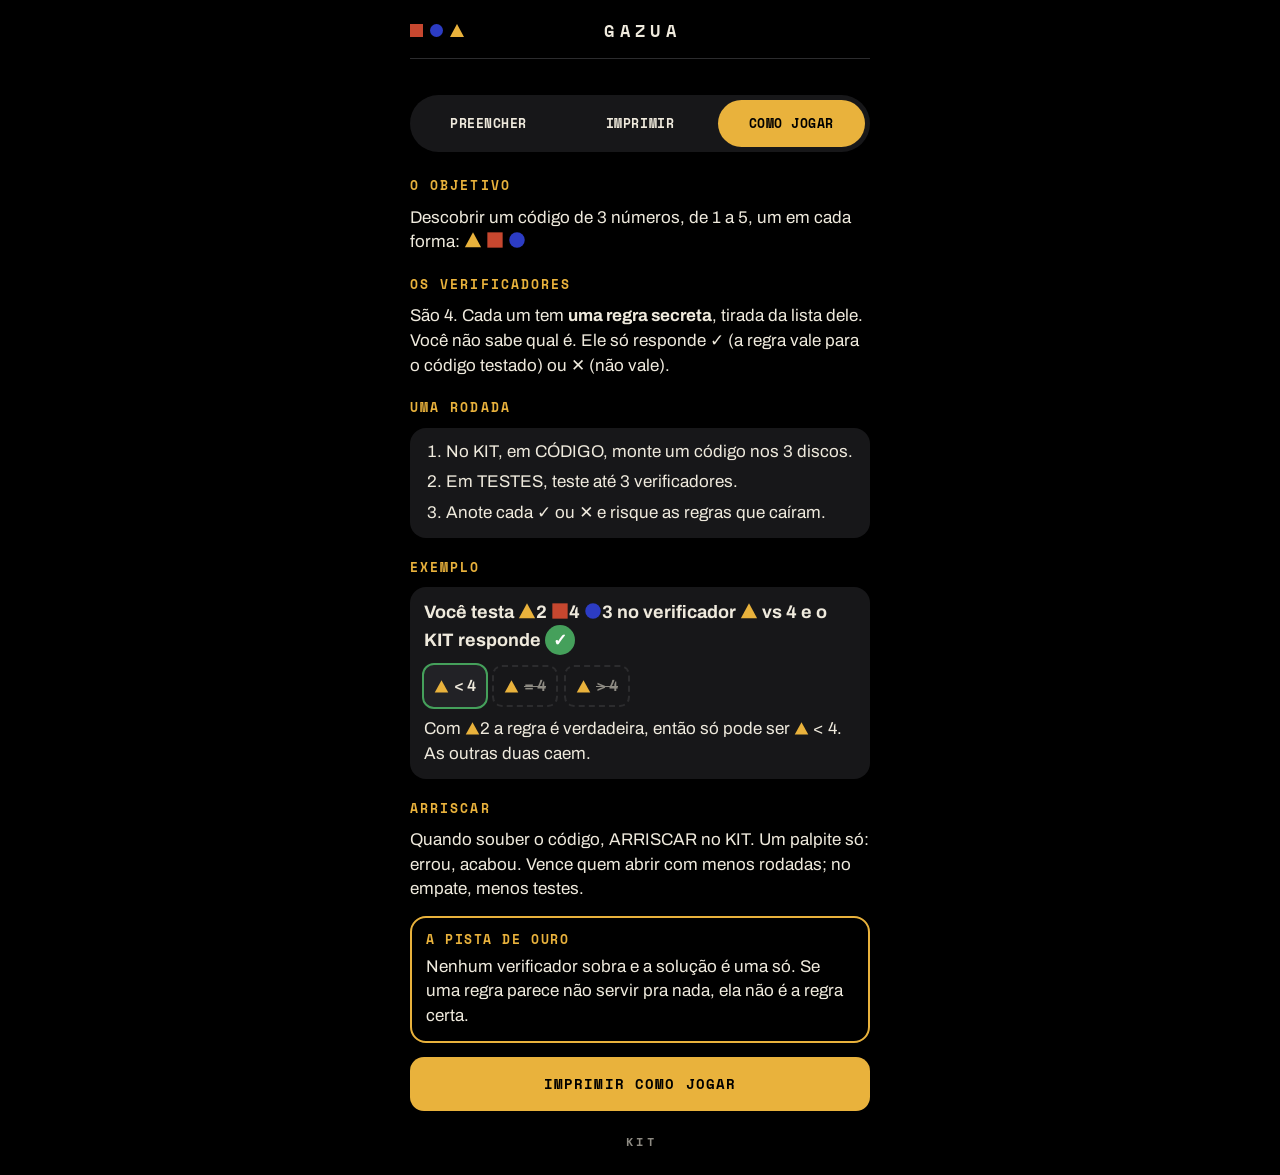
<file: web-installer/gazua.html>
<!doctype html>
<html lang="pt-BR">
<head>
<meta charset="utf-8">
<meta name="viewport" content="width=device-width, initial-scale=1, viewport-fit=cover">
<meta name="theme-color" content="#000000">
<title>Folha do Gazua</title>
<link rel="icon" href="favicon.svg">
<link rel="preconnect" href="https://fonts.googleapis.com">
<link rel="preconnect" href="https://fonts.gstatic.com" crossorigin>
<link rel="stylesheet" href="https://fonts.googleapis.com/css2?family=Archivo:wght@400;600;700&family=Archivo+Black&family=Space+Mono:wght@400;700&display=swap">
<style>
/* --------------------------------------------------------------------------
   Folha do Gazua — companheira da Tool Gazua (io.github.jcrvlh.gazua).
   No modo COM FOLHA o KIT é só a máquina: testa os verificadores e recebe o
   palpite. A dedução vai pro papel ou pro celular, nesta página, aberta pelo
   QR do KIT.

   A URL leva SÓ quais cartas saíram e o número do puzzle:
     gazua.html?v=2,4,8,12&d=282&n=0
       v  índices das 4 cartas em GZ_CARDS (gazua_game.c), na ordem dos
          verificadores — a tabela CARDS abaixo espelha a do firmware e a
          ORDEM É CONTRATO: mudar uma muda a outra;
       d  número do dia (0 = puzzle livre);
       n  dificuldade (0 fácil, 1 difícil), só pro cabeçalho.
   A regra secreta e o código nunca vêm na URL: a página não tem como
   resolver nada, só anotar.

   Três abas: PREENCHER (anotar no celular, salvo em localStorage por
   puzzle), IMPRIMIR (N folhas de jogo + a folha COMO JOGAR, opcional) e
   COMO JOGAR (explicação curta, imprimível sozinha). Sem a URL do QR, só o
   COMO JOGAR funciona.

   Linguagem "Brutalist Bauhaus" (docs/design/design-language.md): preto
   AMOLED, mono em caixa alta, uma superfície colorida por vez. Amarelo = a
   Tool Gazua. Tudo roda no navegador; nada é enviado a lugar nenhum.
   -------------------------------------------------------------------------- */

:root {
  --bg:          #000000;
  --surface:     #171719;
  --surface-alt: #222226;
  --line:        #2C2C2E;
  --paper:       #EFEADD;
  --muted:       #8E8B83;

  --red:    #C6472F;
  --blue:   #2C3CC4;
  --yellow: #E9B23C;
  --green:  #45A05B;

  --mono: "Space Mono", ui-monospace, "SFMono-Regular", Menlo, monospace;
  --disp: "Archivo Black", "Arial Black", system-ui, sans-serif;
  --body: "Archivo", system-ui, -apple-system, "Segoe UI", sans-serif;

  color-scheme: dark;
}

*, *::before, *::after { box-sizing: border-box; margin: 0; }
[hidden] { display: none !important; }

html, body { background: var(--bg); }

body {
  font-family: var(--body);
  color: var(--paper);
  line-height: 1.5;
  min-height: 100dvh;
  touch-action: manipulation;
  padding: max(18px, env(safe-area-inset-top)) 16px
           calc(24px + env(safe-area-inset-bottom));
  display: flex;
  flex-direction: column;
  align-items: center;
}

button { font: inherit; color: inherit; cursor: pointer; }
button:focus-visible { outline: 2px solid var(--yellow); outline-offset: 2px; }

.wrap { width: 100%; max-width: 460px; display: flex; flex-direction: column; gap: 18px; }
#view { display: flex; flex-direction: column; gap: 14px; }

/* ---- Masthead (igual à Adedonha) --------------------------------------- */

.mast {
  display: grid;
  grid-template-columns: 1fr auto 1fr;
  align-items: center;
  gap: 12px;
  padding-bottom: 14px;
  border-bottom: 1px solid var(--line);
}
.primitives { display: flex; align-items: center; gap: 7px; }
.primitives i { display: block; width: 13px; height: 13px; }
.primitives .sq { background: var(--red); }
.primitives .ci { background: var(--blue); border-radius: 50%; }
.primitives .tr {
  width: 0; height: 0; background: none;
  border-left: 7px solid transparent;
  border-right: 7px solid transparent;
  border-bottom: 13px solid var(--yellow);
}
.wordmark {
  font-family: var(--mono); font-weight: 700; font-size: 17px;
  letter-spacing: 0.32em; text-indent: 0.32em; text-align: center; white-space: nowrap;
}
.tag {
  font-family: var(--mono); font-weight: 700; font-size: 12px; letter-spacing: 0.1em;
  text-transform: uppercase; color: var(--muted); text-align: center;
}

/* ---- Abas -------------------------------------------------------------- */

.seg { display: grid; grid-template-columns: repeat(3, 1fr); gap: 4px;
       background: var(--surface); border-radius: 999px; padding: 5px; }
.seg button {
  font-family: var(--mono); font-weight: 700; font-size: 13px; letter-spacing: 0.04em;
  border: 0; border-radius: 999px; padding: 14px 0; background: transparent;
}
.seg button[aria-pressed="true"] { background: var(--yellow); color: #000; }

.kick {
  font-family: var(--mono); font-weight: 700; font-size: 13px; letter-spacing: 0.16em;
  text-transform: uppercase; color: var(--yellow); margin: 6px 0 -4px;
}

/* formas (SVG) alinhadas ao texto */
.sh { display: inline-block; vertical-align: -0.12em; flex: none; }

/* ---- PREENCHER --------------------------------------------------------- */

.vcards { display: grid; gap: 10px; }
.vc { background: var(--surface); border-radius: 18px; padding: 12px 12px 10px; }
.vc .face { font-weight: 700; font-size: 22px; line-height: 1.1;
            display: flex; align-items: center; gap: 8px; margin-bottom: 8px; }
.vc .face .n { font-family: var(--mono); font-size: 12px; color: var(--muted);
               letter-spacing: 0.08em; margin-left: auto; }
.rules { display: flex; flex-wrap: wrap; gap: 6px; }
.rule {
  display: flex; align-items: center; gap: 6px; min-height: 46px; padding: 0 12px;
  border-radius: 12px; border: 2px solid var(--line); background: var(--surface-alt);
  font-weight: 600; font-size: 17px;
}
.rule.x { background: transparent; color: var(--muted); border-style: dashed; }
.rule.x .rl { text-decoration: line-through; text-decoration-thickness: 2px; }

.tbl { border-collapse: separate; border-spacing: 4px; width: 100%; table-layout: fixed; }
.tbl th { font-family: var(--mono); font-weight: 700; font-size: 11px; color: var(--muted);
          letter-spacing: 0.06em; padding: 2px 0 4px; text-align: center; vertical-align: bottom; }
.tbl th .fs { display: block; font-family: var(--body); font-size: 12px; color: var(--paper);
              letter-spacing: 0; line-height: 1.2; }
.tbl td { padding: 0; }
.cell {
  width: 100%; height: 46px; border-radius: 10px; border: 0; background: var(--surface);
  font-family: var(--mono); font-weight: 700; font-size: 20px;
  display: grid; place-items: center; padding: 0;
}
.cell.code { background: var(--surface-alt); }
.cell.yes { background: var(--green); color: #fff; }
.cell.no { background: var(--red); color: #fff; }
.rn { font-family: var(--mono); font-weight: 700; font-size: 12px; color: var(--muted); text-align: center; }
.addrow {
  font-family: var(--mono); font-weight: 700; font-size: 14px; letter-spacing: 0.08em;
  width: 100%; background: transparent; border: 2px dashed var(--line); border-radius: 12px; height: 50px;
}
.grid3 { display: grid; grid-template-columns: 32px repeat(5, 1fr); gap: 6px; align-items: center; }
.gcell {
  height: 50px; border-radius: 12px; border: 0; background: var(--surface);
  font-family: var(--mono); font-weight: 700; font-size: 22px; position: relative;
}
.gcell.c1 { background: transparent; color: var(--muted); outline: 2px solid var(--line); outline-offset: -2px; }
.gcell.c1::after { content: ""; position: absolute; left: 10px; right: 10px; top: 50%;
                   height: 3px; background: var(--red); transform: rotate(-28deg); }
.gcell.c2 { box-shadow: inset 0 0 0 4px var(--green); }
.legend { font-family: var(--mono); font-size: 12px; line-height: 1.4; color: var(--muted); }

/* ---- botões ------------------------------------------------------------ */

.btn {
  width: 100%; min-height: 54px; border-radius: 14px; border: 0;
  font-family: var(--mono); font-weight: 700; font-size: 14px; letter-spacing: 0.08em;
  background: var(--surface);
}
.btn-primary { background: var(--yellow); color: #000; }
.btn-danger { background: var(--red); color: #fff; }

/* ---- IMPRIMIR ---------------------------------------------------------- */

.row {
  display: flex; align-items: center; justify-content: space-between; gap: 10px;
  background: var(--surface); border-radius: 14px; padding: 10px 12px;
  font-family: var(--mono); font-weight: 700; font-size: 14px; letter-spacing: 0.06em;
}
.row small { display: block; font-size: 12px; font-weight: 400; color: var(--muted); letter-spacing: 0; margin-top: 3px; }
.stepper { display: flex; align-items: center; gap: 6px; }
.stepper button { width: 46px; height: 46px; border-radius: 12px; border: 0; background: var(--surface-alt);
                  font-family: var(--mono); font-weight: 700; font-size: 20px; }
.stepper output { min-width: 28px; text-align: center; font-size: 20px; }
.tg { display: flex; gap: 4px; background: var(--surface-alt); border-radius: 999px; padding: 4px; }
.tg button { border: 0; border-radius: 999px; padding: 11px 14px; background: transparent;
             font-family: var(--mono); font-weight: 700; font-size: 13px; }
.tg button[aria-pressed="true"] { background: var(--yellow); color: #000; }
.note { font-size: 15px; color: var(--paper); }
.note b { color: var(--yellow); }

/* ---- COMO JOGAR -------------------------------------------------------- */

.how { display: grid; gap: 14px; }
.how p, .how li { font-size: 17px; line-height: 1.45; }
.how ol { padding-left: 22px; display: grid; gap: 6px; }
.box { background: var(--surface); border-radius: 16px; padding: 12px 14px; display: grid; gap: 10px; }
.ex .q { font-weight: 700; font-size: 18px; line-height: 1.45; }
.ex .ans { display: inline-grid; place-items: center; width: 30px; height: 30px; border-radius: 50%;
           background: var(--green); color: #fff; font-family: var(--mono); font-weight: 700; font-size: 17px; }
.ex .r { display: flex; flex-wrap: wrap; gap: 6px; }
.ex .r span { display: flex; align-items: center; gap: 5px; padding: 7px 10px; border-radius: 10px;
              background: var(--surface-alt); font-weight: 600; font-size: 16px; }
.ex .r span.x { background: transparent; border: 2px dashed var(--line); color: var(--muted); text-decoration: line-through; }
.ex .r span.ok { outline: 2px solid var(--green); }
.gold { border: 2px solid var(--yellow); border-radius: 16px; padding: 12px 14px; font-size: 17px; line-height: 1.45; }
.gold b { display: block; color: var(--yellow); font-family: var(--mono); font-size: 13px; letter-spacing: 0.12em; margin-bottom: 6px; }

.empty { border: 1px solid var(--line); border-radius: 16px; padding: 16px; display: grid; gap: 10px; font-size: 16px; }
.empty b { color: var(--yellow); }

footer {
  margin-top: 4px; font-family: var(--mono); font-weight: 700; font-size: 12px;
  letter-spacing: 0.3em; text-indent: 0.3em; text-transform: uppercase; color: var(--muted); text-align: center;
}

.sheet { display: none; }

/* ---- Impressão --------------------------------------------------------
   Só as folhas vão pro papel: A4 retrato, uma folha por página. As formas
   saem na cor (print-color-adjust), mas a forma basta: funciona em preto e
   branco. A tela (.wrap) some. */

@media print {
  @page { size: A4 portrait; margin: 12mm; }
  /* color-scheme: dark faz o Chromium pintar a margem da página de cinza-escuro */
  :root { color-scheme: light; }
  html, body { background: #fff; }
  body { padding: 0; display: block; color: #000; }
  .wrap { display: none !important; }
  .sheet { display: block; -webkit-print-color-adjust: exact; print-color-adjust: exact; }
  .ppage { break-after: page; height: 272mm; display: flex; flex-direction: column; gap: 4.5mm; overflow: hidden; }
  .ppage:last-child { break-after: auto; }

  .phead { display: flex; align-items: flex-end; justify-content: space-between;
           border-bottom: 1.5pt solid #000; padding-bottom: 2.5mm; }
  .phead h1 { font-family: var(--disp); font-weight: 400; font-size: 26pt; line-height: 1; }
  .phead .meta { font-family: var(--mono); font-weight: 700; font-size: 8pt; letter-spacing: 0.1em; text-align: right; line-height: 1.5; }
  .pname { font-family: var(--mono); font-weight: 700; font-size: 8.5pt; letter-spacing: 0.08em;
           display: flex; gap: 3mm; align-items: flex-end; }
  .pname span { flex: 1; border-bottom: 0.75pt solid #000; height: 4mm; }
  .pname span.s { flex: 0 0 16mm; }
  .psec { font-family: var(--mono); font-weight: 700; font-size: 7.5pt; letter-spacing: 0.16em; color: #444; margin-bottom: -2mm; }

  .pcards { display: grid; grid-template-columns: 1fr 1fr; gap: 3mm; }
  .pc { border: 1.2pt solid #000; border-radius: 2.5mm; padding: 2.5mm 3mm; }
  .pc .face { font-weight: 700; font-size: 13pt; display: flex; align-items: center; gap: 1.8mm; margin-bottom: 2mm; }
  .pc .face .n { margin-left: auto; font-family: var(--mono); font-size: 7pt; color: #555; }
  .pc ul { list-style: none; padding: 0; display: grid; gap: 1.6mm; }
  .pc li { display: flex; align-items: center; gap: 2.4mm; font-weight: 600; font-size: 11pt; }
  .ck { width: 4mm; height: 4mm; border: 1pt solid #000; border-radius: 0.8mm; flex: none; }

  table.pt { border-collapse: collapse; width: 100%; table-layout: fixed; }
  .pt th { font-family: var(--mono); font-weight: 700; font-size: 7pt; padding: 1.2mm 0.5mm;
           border: 0.9pt solid #000; background: #EFEFEF; }
  .pt th .fs { display: flex; align-items: center; justify-content: center; gap: 1mm;
               font-family: var(--body); font-size: 8.5pt; letter-spacing: 0; flex-wrap: wrap; }
  .pt td { border: 0.9pt solid #000; height: 8.2mm; }
  .pt td.rn { font-family: var(--mono); font-weight: 700; font-size: 7pt; color: #555; text-align: center; }
  .pt col.c-n { width: 8mm; }
  .pt col.c-code { width: 11mm; }

  .pbottom { display: grid; grid-template-columns: 1.3fr 1fr; gap: 5mm; }
  .pg { display: grid; grid-template-columns: 6mm repeat(5, 1fr); gap: 1.4mm; align-items: center; margin-top: 3mm; }
  .pg div { height: 8mm; border: 1pt solid #000; border-radius: 1.3mm; display: grid; place-items: center;
            font-family: var(--mono); font-weight: 700; font-size: 10pt; }
  .pfinal { display: flex; gap: 3mm; margin-top: 3mm; }
  .pfinal div { width: 16mm; height: 16mm; border: 1.5pt solid #000; border-radius: 2mm; display: grid; place-items: center; }
  .pfoot { margin-top: auto; border-top: 0.75pt solid #999; padding-top: 2.5mm; font-size: 9pt; line-height: 1.45; color: #222; }
  .pfoot b { font-family: var(--mono); font-size: 7pt; letter-spacing: 0.12em; }

  /* folha COMO JOGAR */
  .hw { display: grid; grid-template-columns: 1fr 1fr; gap: 6mm 7mm; }
  .hw section { display: grid; gap: 1.8mm; align-content: start; }
  .hw h2 { font-family: var(--mono); font-weight: 700; font-size: 9pt; letter-spacing: 0.16em;
           padding-bottom: 1.2mm; border-bottom: 1.2pt solid #000; }
  .hw p, .hw li { font-size: 12pt; line-height: 1.45; }
  .hw ol { padding-left: 5mm; display: grid; gap: 1mm; }
  .hw .wide { grid-column: 1 / -1; }
  .pex { border: 1.2pt solid #000; border-radius: 2.5mm; padding: 3mm 3.5mm; display: grid; gap: 2.5mm; }
  .pex .q { font-weight: 700; font-size: 12.5pt; line-height: 1.45; }
  .pex .r { display: flex; gap: 2.5mm; flex-wrap: wrap; }
  .pex .r span { display: flex; align-items: center; gap: 1.5mm; border: 0.9pt solid #000; border-radius: 1.8mm;
                 padding: 1.8mm 3mm; font-weight: 600; font-size: 12pt; }
  .pex .r span.x { border-style: dashed; color: #666; text-decoration: line-through; }
  .pex .r span.ok { border-width: 2pt; }
  .pgold { border: 2pt solid #000; border-radius: 2.5mm; padding: 3.5mm 4mm; font-size: 12.5pt; line-height: 1.45; }
  .pgold b { display: block; font-family: var(--mono); font-size: 8.5pt; letter-spacing: 0.14em; margin-bottom: 1.5mm; }
}
</style>
</head>
<body>
<div class="wrap">
  <header class="mast">
    <div class="primitives" aria-hidden="true"><i class="sq"></i><i class="ci"></i><i class="tr"></i></div>
    <div class="wordmark">GAZUA</div>
    <div></div>
  </header>
  <div class="tag" id="tag"></div>

  <div class="seg" role="group" aria-label="Modo">
    <button type="button" data-tab="fill">PREENCHER</button>
    <button type="button" data-tab="print">IMPRIMIR</button>
    <button type="button" data-tab="how">COMO JOGAR</button>
  </div>

  <main id="view"></main>

  <footer>KIT</footer>
</div>

<div class="sheet" id="sheet" aria-hidden="true"></div>

<script>
"use strict";

/* ---- formas ------------------------------------------------------------ */
const COL = ["#E9B23C", "#C6472F", "#2C3CC4"];   // triângulo, quadrado, círculo
function shp(i, s) {
  const c = COL[i];
  const b = i === 0 ? `<polygon points="10,1.5 19,18 1,18" fill="${c}"/>`
          : i === 1 ? `<rect x="1.5" y="1.5" width="17" height="17" fill="${c}"/>`
          : `<circle cx="10" cy="10" r="8.6" fill="${c}"/>`;
  return `<svg class="sh" width="${s}" height="${s}" viewBox="0 0 20 20" aria-hidden="true">${b}</svg>`;
}
// "#0", "#1", "#2" nos rótulos viram as formas (mesma convenção do firmware)
const tok = (t, s) => t.replace(/#([0-2])/g, (_, i) => shp(+i, s));
const NAMES = ["triângulo", "quadrado", "círculo"];

/* ---- cartas: espelho de GZ_CARDS (gazua_game.c). A ORDEM É CONTRATO. ---- */
const CARDS = [];
function vs(a, b) {
  return { face: `#${a} vs ${b}`,
           opts: b === 1 ? [`#${a} = 1`, `#${a} &gt; 1`] : [`#${a} &lt; ${b}`, `#${a} = ${b}`, `#${a} &gt; ${b}`] };
}
for (let a = 0; a < 3; a++) {
  CARDS.push(vs(a, 1), vs(a, 3), vs(a, 4), { face: `#${a} par?`, opts: [`#${a} é par`, `#${a} é ímpar`] });
}
for (const [a, b] of [[0, 1], [0, 2], [1, 2]])
  CARDS.push({ face: `#${a} vs #${b}`, opts: [`#${a} &lt; #${b}`, `#${a} = #${b}`, `#${a} &gt; #${b}`] });
for (const d of [1, 3, 4]) CARDS.push({ face: `quantos ${d}`, opts: [`nenhum ${d}`, `um ${d}`, `dois ${d}`] });
CARDS.push({ face: "pares", opts: ["nenhum par", "um par", "dois pares", "três pares"] });
CARDS.push({ face: "o menor", opts: ["#0 é o menor", "#1 é o menor", "#2 é o menor"] });
CARDS.push({ face: "o maior", opts: ["#0 é o maior", "#1 é o maior", "#2 é o maior"] });
CARDS.push({ face: "soma", opts: ["soma par", "soma ímpar"] });
CARDS.push({ face: "#0+#1 vs 6", opts: ["#0+#1 &lt; 6", "#0+#1 = 6", "#0+#1 &gt; 6"] });
CARDS.push({ face: "repete?", opts: ["nada repete", "dois iguais", "três iguais"] });
CARDS.push({ face: "ordem", opts: ["crescente", "decrescente", "sem ordem"] });

/* ---- puzzle da URL ------------------------------------------------------ */
function readPuzzle() {
  const q = new URLSearchParams(location.search);
  const v = (q.get("v") || "").split(",").map(x => parseInt(x, 10));
  if (v.length !== 4 || v.some(x => !(x >= 0 && x < CARDS.length)) || new Set(v).size !== 4) return null;
  const d = Math.max(0, parseInt(q.get("d") || "0", 10) || 0);
  const n = q.get("n") === "1" ? 1 : 0;
  return { v, d, n };
}
const P = readPuzzle();
const headText = () => P ? (P.d ? `PUZZLE DO DIA #${P.d}` : "PUZZLE LIVRE") + " · " + (P.n ? "DIFÍCIL" : "FÁCIL") : "";

/* ---- estado (por puzzle, só neste navegador) ---------------------------- */
let tab = "fill", copies = 2, withHow = true, clearArmed = false;
const KEY = P ? "kit.gazua.folha." + P.v.join("-") + "." + P.d : "";
const fresh = () => ({ strike: [[], [], [], []], rows: [{ code: [0, 0, 0], res: [0, 0, 0, 0] }],
                       grid: [[0, 0, 0, 0, 0], [0, 0, 0, 0, 0], [0, 0, 0, 0, 0]] });
let F = fresh();
function load() {
  if (!P) return;
  try {
    const s = JSON.parse(localStorage.getItem(KEY));
    if (s && Array.isArray(s.rows) && Array.isArray(s.strike) && Array.isArray(s.grid)) F = s;
  } catch (e) { /* ok */ }
}
function save() { if (P) { try { localStorage.setItem(KEY, JSON.stringify(F)); } catch (e) { /* ok */ } } }

/* ---- PREENCHER ---------------------------------------------------------- */
function viewFill() {
  if (!P) return noPuzzle();
  const cards = P.v.map((ci, k) => {
    const c = CARDS[ci];
    return `<div class="vc"><p class="face">${tok(c.face, 20)}<span class="n">V${k + 1}</span></p>
      <div class="rules">${c.opts.map((o, i) => {
        const x = F.strike[k].includes(i);
        return `<button type="button" class="rule ${x ? "x" : ""}" data-a="strike" data-k="${k}" data-o="${i}" aria-pressed="${x}"><span class="rl">${tok(o, 16)}</span></button>`;
      }).join("")}</div></div>`;
  }).join("");
  const th = P.v.map(ci => `<th><span class="fs">${tok(CARDS[ci].face, 12)}</span></th>`).join("");
  const rows = F.rows.map((r, ri) => `<tr><td class="rn">${ri + 1}</td>
    ${[0, 1, 2].map(i => `<td><button type="button" class="cell code" data-a="code" data-r="${ri}" data-i="${i}" aria-label="${NAMES[i]}">${shp(i, 14)}${r.code[i] || ""}</button></td>`).join("")}
    ${[0, 1, 2, 3].map(k => { const v = r.res[k];
      return `<td><button type="button" class="cell ${v === 1 ? "yes" : v === 2 ? "no" : ""}" data-a="res" data-r="${ri}" data-k="${k}" aria-label="resposta V${k + 1}">${v === 1 ? "✓" : v === 2 ? "✕" : ""}</button></td>`; }).join("")}</tr>`).join("");
  const grid = [0, 1, 2].map(i => `<span>${shp(i, 22)}</span>${[1, 2, 3, 4, 5].map(d =>
    `<button type="button" class="gcell c${F.grid[i][d - 1]}" data-a="grid" data-i="${i}" data-d="${d}">${d}</button>`).join("")}`).join("");
  return `
    <div class="kick">Verificadores</div>
    <div class="vcards">${cards}</div>
    <div class="kick">Testes</div>
    <table class="tbl"><colgroup><col style="width:22px"><col span="3"><col span="4" style="width:15%"></colgroup>
      <tr><th>#</th><th colspan="3">CÓDIGO</th>${th}</tr>${rows}</table>
    <button type="button" class="addrow" data-a="addrow">+ RODADA</button>
    <div class="kick">Números</div>
    <div class="grid3">${grid}</div>
    <p class="legend">Toque nos números: risca → certo → limpa. Na resposta do KIT: vazio → ✓ → ✕.</p>
    <button type="button" class="btn ${clearArmed ? "btn-danger" : ""}" data-a="clear">${clearArmed ? "TOQUE DE NOVO PRA LIMPAR" : "LIMPAR FOLHA"}</button>`;
}

function noPuzzle() {
  return `<div class="empty"><p>Esta folha vem do <b>QR do KIT</b>. Abra a Tool Gazua, escolha <b>COM FOLHA</b> ao começar um puzzle e aponte a câmera para o QR.</p>
    <p>Enquanto isso, a aba COMO JOGAR explica o jogo e pode ser impressa.</p></div>`;
}

/* ---- IMPRIMIR ----------------------------------------------------------- */
function viewPrint() {
  if (!P) return noPuzzle() + `<button type="button" class="btn btn-primary" data-a="printhow">IMPRIMIR COMO JOGAR</button>${IOS_HINT}`;
  const total = copies + (withHow ? 1 : 0);
  return `
    <p class="note">Uma folha de jogo por pessoa, todas do mesmo puzzle. Quem abrir com <b>menos rodadas</b> vence.</p>
    <div class="row">FOLHAS DE JOGO<div class="stepper"><button type="button" data-a="minus" aria-label="menos">−</button><output>${copies}</output><button type="button" data-a="plus" aria-label="mais">+</button></div></div>
    <div class="row"><span>COMO JOGAR<small>1 folha a mais, pra explicar na mesa</small></span>
      <span class="tg"><button type="button" data-a="how" data-v="0" aria-pressed="${!withHow}">NÃO</button><button type="button" data-a="how" data-v="1" aria-pressed="${withHow}">SIM</button></span></div>
    <button type="button" class="btn btn-primary" data-a="print">IMPRIMIR ${total} FOLHA${total > 1 ? "S" : ""}</button>${IOS_HINT}`;
}

/* ---- COMO JOGAR (tela e papel usam o mesmo conteúdo) -------------------- */
function example(paper) {
  const s = paper ? 15 : 18, so = paper ? 14 : 15;
  const code = [2, 4, 3].map((v, i) => `${shp(i, s)}${v}`).join(" ");
  const opts = [["#0 &lt; 4", "ok"], ["#0 = 4", "x"], ["#0 &gt; 4", "x"]];
  return `<div class="${paper ? "pex" : "box ex"}">
    <p class="q">Você testa ${code} no verificador ${tok("#0 vs 4", s)} e o KIT responde ${paper ? "✓ SIM" : '<span class="ans">✓</span>'}</p>
    <div class="r">${opts.map(([o, c]) => `<span class="${c}">${tok(o, so)}</span>`).join("")}</div>
    <p>Com ${shp(0, so)}2 a regra é verdadeira, então só pode ser ${tok("#0 &lt; 4", so)}. As outras duas caem.</p>
  </div>`;
}
function viewHow() {
  return `<div class="how">
    <div class="kick">O objetivo</div>
    <p>Descobrir um código de 3 números, de 1 a 5, um em cada forma: ${shp(0, 18)} ${shp(1, 18)} ${shp(2, 18)}</p>
    <div class="kick">Os verificadores</div>
    <p>São 4. Cada um tem <b>uma regra secreta</b>, tirada da lista dele. Você não sabe qual é. Ele só responde ✓ (a regra vale para o código testado) ou ✕ (não vale).</p>
    <div class="kick">Uma rodada</div>
    <div class="box"><ol>
      <li>No KIT, em CÓDIGO, monte um código nos 3 discos.</li>
      <li>Em TESTES, teste até 3 verificadores.</li>
      <li>Anote cada ✓ ou ✕ e risque as regras que caíram.</li>
    </ol></div>
    <div class="kick">Exemplo</div>
    ${example(false)}
    <div class="kick">Arriscar</div>
    <p>Quando souber o código, ARRISCAR no KIT. Um palpite só: errou, acabou. Vence quem abrir com menos rodadas; no empate, menos testes.</p>
    <div class="gold"><b>A PISTA DE OURO</b>Nenhum verificador sobra e a solução é uma só. Se uma regra parece não servir pra nada, ela não é a regra certa.</div>
    <button type="button" class="btn btn-primary" data-a="printhow">IMPRIMIR COMO JOGAR</button>${IOS_HINT}
  </div>`;
}

/* ---- folhas impressas --------------------------------------------------- */
function gameSheet() {
  const cards = P.v.map((ci, k) => { const c = CARDS[ci];
    return `<div class="pc"><div class="face">${tok(c.face, 15)}<span class="n">V${k + 1}</span></div>
      <ul>${c.opts.map(o => `<li><span class="ck"></span>${tok(o, 12)}</li>`).join("")}</ul></div>`; }).join("");
  const th = P.v.map(ci => `<th><span class="fs">${tok(CARDS[ci].face, 10)}</span></th>`).join("");
  const rows = Array.from({ length: 10 }, (_, i) =>
    `<tr><td class="rn">${i + 1}</td><td></td><td></td><td></td><td></td><td></td><td></td><td></td></tr>`).join("");
  const g = [0, 1, 2].map(i => `<span>${shp(i, 15)}</span>${[1, 2, 3, 4, 5].map(d => `<div>${d}</div>`).join("")}`).join("");
  return `<div class="ppage">
    <div class="phead"><h1>GAZUA</h1><div class="meta">${headText()}<br>4 VERIFICADORES · CÓDIGO DE 3</div></div>
    <div class="pname">NOME<span></span>RODADAS<span class="s"></span>TESTES<span class="s"></span></div>
    <div class="psec">VERIFICADORES · RISQUE AS REGRAS QUE CAÍREM</div>
    <div class="pcards">${cards}</div>
    <div class="psec">TESTES · UMA LINHA POR RODADA · ✓ OU ✕ DO KIT</div>
    <table class="pt"><colgroup><col class="c-n"><col class="c-code"><col class="c-code"><col class="c-code"><col><col><col><col></colgroup>
      <tr><th>#</th><th>${shp(0, 11)}</th><th>${shp(1, 11)}</th><th>${shp(2, 11)}</th>${th}</tr>${rows}</table>
    <div class="pbottom">
      <div><div class="psec">NÚMEROS · RISQUE OU CIRCULE</div><div class="pg">${g}</div></div>
      <div><div class="psec">PALPITE FINAL · NO KIT</div><div class="pfinal"><div>${shp(0, 20)}</div><div>${shp(1, 20)}</div><div>${shp(2, 20)}</div></div></div>
    </div>
    <div class="pfoot"><b>COMO JOGA</b> · O código são 3 números de 1 a 5, um por forma. Cada verificador tem UMA regra secreta da lista dele e responde só ✓ ou ✕. Por rodada: um código, até 3 testes no KIT. Arrisque no KIT, um palpite só. Nenhum verificador sobra: se uma regra parece inútil, não é ela.</div>
  </div>`;
}
function howSheet() {
  return `<div class="ppage">
    <div class="phead"><h1>GAZUA</h1><div class="meta">COMO JOGAR<br>1 KIT · 1 OU MAIS JOGADORES</div></div>
    <div class="hw">
      <section><h2>O OBJETIVO</h2><p>Descobrir um código de 3 números, de 1 a 5, um em cada forma: ${shp(0, 14)} triângulo, ${shp(1, 14)} quadrado e ${shp(2, 14)} círculo.</p></section>
      <section><h2>OS VERIFICADORES</h2><p>São 4. Cada um tem <b>uma regra secreta</b>, tirada da lista dele, e só responde ✓ (a regra vale para o código testado) ou ✕ (não vale).</p></section>
      <section><h2>UMA RODADA</h2><ol><li>No KIT, em CÓDIGO, monte um código.</li><li>Em TESTES, teste até 3 verificadores.</li><li>Anote cada resposta e risque as regras que caíram.</li></ol></section>
      <section><h2>ARRISCAR</h2><p>Quando souber, ARRISCAR no KIT. Um palpite só: errou, acabou. Vence quem abrir com menos rodadas; no empate, menos testes.</p></section>
      <section class="wide"><h2>EXEMPLO</h2>${example(true)}</section>
      <section class="wide"><h2>NA FOLHA DE JOGO</h2><p>Risque nas cartas as regras que caírem. Na tabela, anote o código de cada rodada e o ✓ ou ✕ de cada verificador testado. Na grade de números, risque o que não pode ser e circule o que tem certeza.</p></section>
      <section class="wide"><div class="pgold"><b>A PISTA DE OURO</b>Nenhum verificador sobra e a solução é uma só. Se uma regra parece não servir pra nada, ela não é a regra certa.</div></section>
    </div>
    <div class="pfoot"><b>NO KIT</b> · Deslize entre CÓDIGO (os discos e ARRISCAR) e TESTES (os verificadores). O código trava no 1º teste da rodada. NOVA RODADA libera o código de novo.</div>
  </div>`;
}
// iPadOS se apresenta como Mac; o toque denuncia
const IOS = /iP(hone|od|ad)/.test(navigator.userAgent) ||
  (/Macintosh/.test(navigator.userAgent) && navigator.maxTouchPoints > 1);
// plano B do iPhone: navegador embutido de app ignora print()
const IOS_HINT = IOS ? `<p class="note">Se a janela de impressão não abrir, abra esta página no <b>navegador do celular</b>: o navegador de dentro de app de mensagem ou rede social não imprime.</p>` : "";
function runPrint(games, how) {
  const sheet = document.getElementById("sheet");
  let html = "";
  for (let i = 0; i < games; i++) html += gameSheet();
  if (how) html += howSheet();
  sheet.innerHTML = html;
  // No iOS (todo navegador lá usa o mesmo motor) o print() só abre a janela se
  // vier direto do toque: dentro de um rAF o gesto já se perdeu e nada acontece.
  // Lá a folha entra no layout na marra (offsetHeight) e o print() sai na hora.
  if (IOS) { void sheet.offsetHeight; window.print(); return; }
  // nos outros, dois rAF: o DOM injetado entra no layout antes do snapshot de
  // impressão (em vários browsers mobile, print() logo após montar sai em branco — ver Adedonha)
  requestAnimationFrame(() => requestAnimationFrame(() => window.print()));
}

/* ---- render e eventos --------------------------------------------------- */
function render() {
  document.getElementById("tag").textContent = headText();
  document.querySelectorAll("[data-tab]").forEach(b => b.setAttribute("aria-pressed", b.dataset.tab === tab));
  document.getElementById("view").innerHTML = tab === "fill" ? viewFill() : tab === "print" ? viewPrint() : viewHow();
}

document.querySelectorAll("[data-tab]").forEach(b => b.addEventListener("click", () => {
  tab = b.dataset.tab; clearArmed = false;
  try { localStorage.setItem("kit.gazua.tab", tab); } catch (e) { /* ok */ }
  render();
}));

document.getElementById("view").addEventListener("click", e => {
  const b = e.target.closest("[data-a]");
  if (!b) return;
  const d = b.dataset, a = d.a;
  if (a !== "clear") clearArmed = false;
  if (a === "strike") { const s = F.strike[+d.k], o = +d.o, i = s.indexOf(o); if (i >= 0) s.splice(i, 1); else s.push(o); }
  else if (a === "code") { const r = F.rows[+d.r]; r.code[+d.i] = (r.code[+d.i] + 1) % 6; }
  else if (a === "res") { const r = F.rows[+d.r]; r.res[+d.k] = (r.res[+d.k] + 1) % 3; }
  else if (a === "addrow") { const last = F.rows[F.rows.length - 1]; F.rows.push({ code: last.code.slice(), res: [0, 0, 0, 0] }); }
  else if (a === "grid") { F.grid[+d.i][+d.d - 1] = (F.grid[+d.i][+d.d - 1] + 1) % 3; }
  else if (a === "clear") { if (!clearArmed) clearArmed = true; else { clearArmed = false; F = fresh(); } }
  else if (a === "minus") copies = Math.max(1, copies - 1);
  else if (a === "plus") copies = Math.min(12, copies + 1);
  else if (a === "how") withHow = d.v === "1";
  else if (a === "print") { runPrint(copies, withHow); return; }
  else if (a === "printhow") { runPrint(0, true); return; }
  save();
  render();
});

try {
  const t = localStorage.getItem("kit.gazua.tab");
  if (t === "fill" || t === "print" || t === "how") tab = t;
} catch (e) { /* ok */ }
if (!P) tab = "how";
load();
render();
</script>
</body>
</html>
</file>
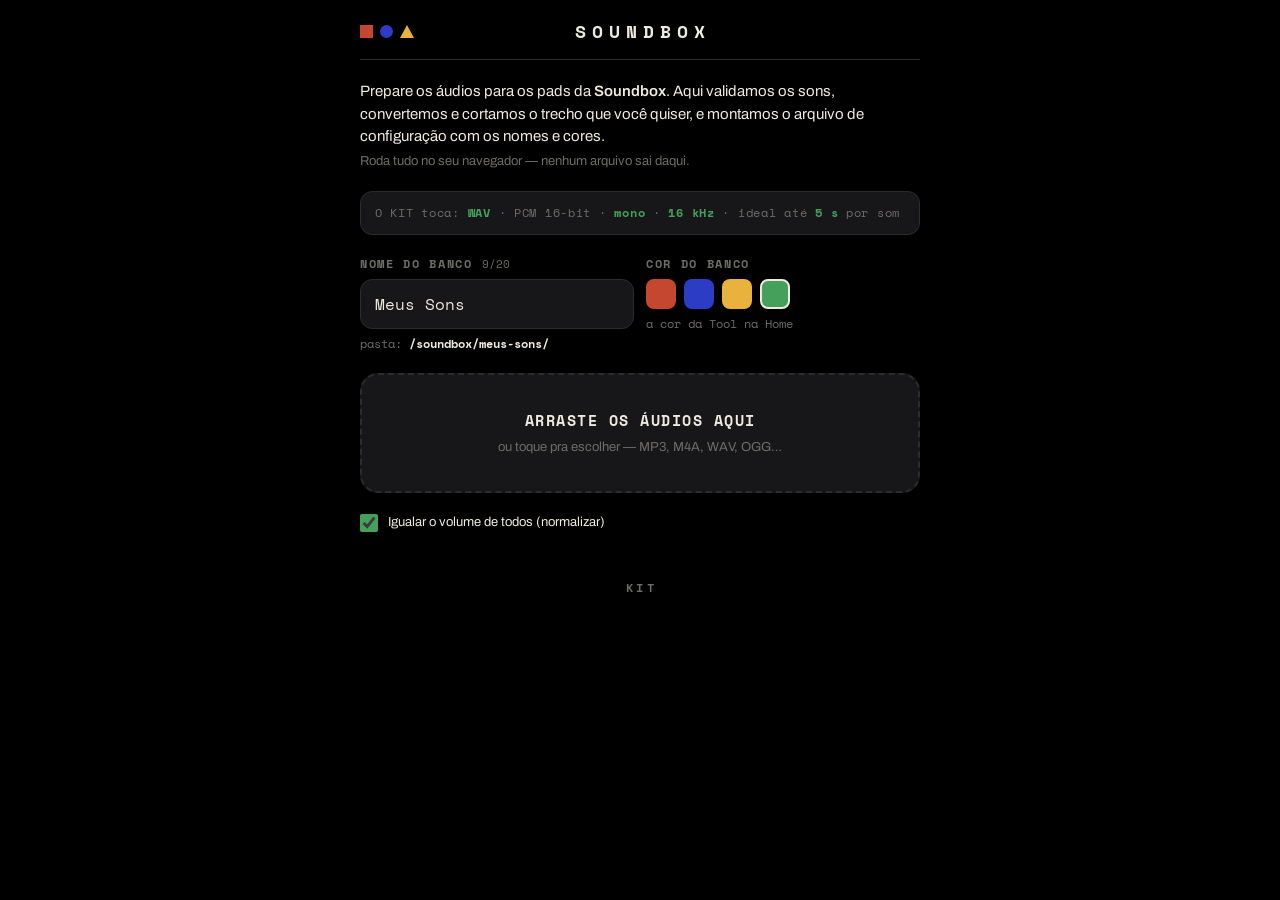
<file: web-installer/soundbox.html>
<!doctype html>
<html lang="pt-BR">
<head>
<meta charset="utf-8">
<meta name="viewport" content="width=device-width, initial-scale=1, viewport-fit=cover">
<meta name="theme-color" content="#000000">
<title>Sons da Soundbox</title>
<link rel="icon" href="favicon.svg">
<link rel="preconnect" href="https://fonts.googleapis.com">
<link rel="preconnect" href="https://fonts.gstatic.com" crossorigin>
<link rel="stylesheet" href="https://fonts.googleapis.com/css2?family=Archivo:wght@400;600&family=Archivo+Black&family=Space+Mono:wght@400;700&display=swap">
<style>
/* --------------------------------------------------------------------------
   Sons da Soundbox — conversor de áudio + montador de banco do KIT.
   Linguagem "Brutalist Bauhaus" (docs/design/design-system.html): preto AMOLED
   absoluto como material, tipografia mono em caixa alta na hierarquia, uma
   superfície colorida por vez. Verde = a Tool Soundbox ("testar som").
   Tudo roda no navegador (Web Audio API); nenhum arquivo é enviado a lugar
   nenhum.
   -------------------------------------------------------------------------- */

:root {
  --bg:          #000000;
  --surface:     #171719;
  --surface-alt: #222226;
  --line:        #2C2C2E;
  --paper:       #EFEADD;
  --muted:       #6E6C66;

  --red:    #C6472F;
  --blue:   #2C3CC4;
  --yellow: #E9B23C;
  --green:  #45A05B;

  --on-green:  #EFEADD;
  --on-yellow: #000000;

  --mono: "Space Mono", ui-monospace, "SFMono-Regular", Menlo, monospace;
  --disp: "Archivo Black", "Arial Black", system-ui, sans-serif;
  --body: "Archivo", system-ui, -apple-system, "Segoe UI", sans-serif;

  color-scheme: dark;
}

* { box-sizing: border-box; margin: 0; }
[hidden] { display: none !important; }

html, body { background: var(--bg); }

body {
  font-family: var(--body);
  color: var(--paper);
  line-height: 1.5;
  min-height: 100dvh;
  touch-action: manipulation;
  padding: max(18px, env(safe-area-inset-top)) 16px
           calc(28px + env(safe-area-inset-bottom));
  display: flex;
  flex-direction: column;
  align-items: center;
}

.wrap { width: 100%; max-width: 560px; display: flex; flex-direction: column; gap: 20px; }

/* ---- Masthead -------------------------------------------------------- */

.mast {
  display: grid;
  grid-template-columns: 1fr auto 1fr;
  align-items: center;
  gap: 12px;
  padding-bottom: 14px;
  border-bottom: 1px solid var(--line);
}
.primitives { display: flex; align-items: center; gap: 7px; }
.primitives i { display: block; width: 13px; height: 13px; }
.primitives .sq { background: var(--red); }
.primitives .ci { background: var(--blue); border-radius: 50%; }
.primitives .tr {
  width: 0; height: 0;
  border-left: 7px solid transparent;
  border-right: 7px solid transparent;
  border-bottom: 13px solid var(--yellow);
}
.wordmark {
  font-family: var(--mono);
  font-weight: 700;
  letter-spacing: 0.34em;
  font-size: 18px;
  text-indent: 0.34em;
  text-align: center;
  white-space: nowrap;
}

.lead { font-size: 15px; }
.lead b { font-weight: 600; }
.lead .q { color: var(--muted); display: block; margin-top: 4px; font-size: 13px; }

/* ---- Spec chip ------------------------------------------------------- */

.spec {
  font-family: var(--mono);
  font-size: 12px;
  letter-spacing: 0.06em;
  color: var(--muted);
  background: var(--surface);
  border: 1px solid var(--line);
  border-radius: 12px;
  padding: 12px 14px;
}
.spec b { color: var(--green); font-weight: 700; }

/* ---- Campos --------------------------------------------------------- */

.field { display: flex; flex-direction: column; gap: 6px; }
.field > label {
  font-family: var(--mono);
  font-weight: 700;
  font-size: 12px;
  letter-spacing: 0.14em;
  color: var(--muted);
}
.field input[type=text] {
  font-family: var(--mono);
  font-size: 16px;
  padding: 12px 14px;
  background: var(--surface);
  color: var(--paper);
  border: 1px solid var(--line);
  border-radius: 12px;
  width: 100%;
}
.field .path { font-family: var(--mono); font-size: 12px; color: var(--muted); }
.field .path b { color: var(--paper); font-weight: 700; }

/* contador de caracteres (nome do banco / rótulo do pad) */
.cc {
  font-family: var(--mono);
  font-weight: 400;
  font-size: 11px;
  letter-spacing: 0;
  color: var(--muted);
  flex: 0 0 auto;
}
.cc.over { color: var(--yellow); }

.two { display: grid; grid-template-columns: 1fr 1fr; gap: 12px; }

/* ---- Seletor de cor ---------------------------------------------- */

.swatches { display: flex; gap: 8px; }
.swatches button {
  width: 30px; height: 30px;
  border-radius: 8px;
  border: 2px solid transparent;
  cursor: pointer;
  padding: 0;
  font-family: var(--mono);
  font-size: 11px;
  font-weight: 700;
  color: var(--paper);
}
.swatches button[aria-pressed="true"] { border-color: var(--paper); }
.sw-red    { background: var(--red); }
.sw-blue   { background: var(--blue); }
.sw-yellow { background: var(--yellow); color: #000; }
.sw-green  { background: var(--green); }
.sw-auto   { background: var(--surface-alt); color: var(--muted); }

/* ---- Dropzone --------------------------------------------------- */

.drop {
  border: 2px dashed var(--line);
  border-radius: 18px;
  padding: 34px 18px;
  text-align: center;
  cursor: pointer;
  transition: border-color .15s, background .15s;
  background: var(--surface);
}
.drop:hover, .drop.over { border-color: var(--green); background: var(--surface-alt); }
.drop .big {
  font-family: var(--mono);
  font-weight: 700;
  font-size: 15px;
  letter-spacing: 0.1em;
  text-transform: uppercase;
}
.drop .sub { color: var(--muted); font-size: 13px; margin-top: 6px; }

.opt {
  display: flex;
  align-items: center;
  gap: 10px;
  font-size: 13px;
}
.opt input { width: 18px; height: 18px; accent-color: var(--green); }

/* ---- Cards de pad ---------------------------------------------- */

.list { display: flex; flex-direction: column; gap: 12px; }

.item {
  background: var(--surface);
  border: 1px solid var(--line);
  border-left: 4px solid var(--line);
  border-radius: 14px;
  padding: 14px;
  display: flex;
  flex-direction: column;
  gap: 10px;
}
.item[data-color=red]    { border-left-color: var(--red); }
.item[data-color=blue]   { border-left-color: var(--blue); }
.item[data-color=yellow] { border-left-color: var(--yellow); }
.item[data-color=green]  { border-left-color: var(--green); }

.item .top {
  display: flex;
  align-items: center;
  justify-content: space-between;
  gap: 10px;
}
.item .idx {
  font-family: var(--mono);
  font-size: 11px;
  color: var(--muted);
}
.item .file {
  font-family: var(--mono);
  font-size: 11px;
  color: var(--muted);
  word-break: break-all;
  text-align: right;
}

.verdict {
  font-family: var(--mono);
  font-weight: 700;
  font-size: 11px;
  letter-spacing: 0.1em;
  padding: 5px 9px;
  border-radius: 8px;
  width: max-content;
}
.verdict.ok   { background: var(--green);  color: var(--on-green); }
.verdict.warn { background: var(--yellow); color: var(--on-yellow); }
.verdict.err  { background: var(--red);    color: var(--paper); }

.checks { display: flex; flex-direction: column; gap: 3px; font-size: 12.5px; }
.checks div::before { margin-right: 7px; font-family: var(--mono); }
.checks .y::before { content: "✓"; color: var(--green); }
.checks .n::before { content: "✗"; color: var(--red); }
.checks .w::before { content: "!"; color: var(--yellow); font-weight: 700; }

.padrow { display: flex; gap: 8px; align-items: center; flex-wrap: wrap; }
.padrow input[type=text],
.padrow input[type=number] {
  flex: 1 1 130px;
  font-family: var(--mono);
  font-size: 14px;
  font-weight: 700;
  text-transform: uppercase;
  padding: 9px 11px;
  background: var(--bg);
  color: var(--paper);
  border: 1px solid var(--line);
  border-radius: 10px;
  min-width: 0;
}
.padrow.trim input[type=number] { flex: 1 1 64px; text-transform: none; }

/* ---- Onda / corte visual ------------------------------------- */

.wave {
  position: relative;
  height: 76px;
  background: var(--bg);
  border: 1px solid var(--line);
  border-radius: 10px;
  overflow: hidden;
  user-select: none;
}
.wave canvas { display: block; width: 100%; height: 100%; }
.wave .mask {
  position: absolute;
  top: 0; bottom: 0;
  background: rgba(0, 0, 0, 0.6);
  pointer-events: none;
}
.wave .mask.l { left: 0; }
.wave .mask.r { right: 0; }
.wave .grip {
  position: absolute;
  top: 0; bottom: 0;
  width: 22px;
  margin-left: -11px;
  cursor: ew-resize;
  touch-action: none;
}
.wave .grip::before {
  content: "";
  position: absolute;
  left: 10px;
  top: 0; bottom: 0;
  width: 2px;
  background: var(--green);
}
.wave .grip::after {
  content: "";
  position: absolute;
  left: 5px;
  top: 50%;
  width: 12px;
  height: 26px;
  margin-top: -13px;
  background: var(--green);
  border-radius: 3px;
}

.row { display: flex; gap: 8px; flex-wrap: wrap; }

.btn {
  font-family: var(--mono);
  font-weight: 700;
  font-size: 12px;
  letter-spacing: 0.08em;
  padding: 11px 16px;
  border: 0;
  border-radius: 12px;
  cursor: pointer;
  background: var(--surface-alt);
  color: var(--paper);
}
.btn.primary { background: var(--green); color: var(--on-green); }
.btn.mini { padding: 9px 11px; }
.btn:disabled { opacity: 0.4; cursor: default; }
.btn.play::before { content: "▶ "; }
.btn.play.on::before { content: "■ "; }

footer {
  margin-top: 6px;
  font-family: var(--mono);
  font-weight: 700;
  font-size: 12px;
  letter-spacing: 0.3em;
  text-indent: 0.3em;
  text-transform: uppercase;
  color: var(--muted);
  text-align: center;
}

.err-note { font-size: 13px; color: var(--red); font-family: var(--mono); }
.hint { font-family: var(--mono); font-size: 12px; color: var(--muted); }

#cardstat { font-size: 12.5px; }
#cardstat.busy { color: var(--muted); }
#cardstat.ok   { color: var(--green); }
#cardstat.err  { color: var(--red); }

.bar {
  height: 10px;
  background: var(--surface-alt);
  border: 1px solid var(--line);
  border-radius: 6px;
  overflow: hidden;
}
.bar > i {
  display: block;
  height: 100%;
  width: 0;
  background: var(--green);
  transition: width .2s ease;
}
.bar.err > i { background: var(--red); }
</style>
</head>
<body>
<div class="wrap">
  <header class="mast">
    <div class="primitives" aria-hidden="true"><i class="sq"></i><i class="ci"></i><i class="tr"></i></div>
    <div class="wordmark">SOUNDBOX</div>
    <span aria-hidden="true"></span>
  </header>

  <p class="lead">
    Prepare os áudios para os pads da <b>Soundbox</b>. Aqui validamos os sons,
    convertemos e cortamos o trecho que você quiser, e montamos o arquivo de
    configuração com os nomes e cores.
    <span class="q">Roda tudo no seu navegador — nenhum arquivo sai daqui.</span>
  </p>

  <div class="spec">
    O KIT toca: <b>WAV</b> · PCM 16-bit · <b>mono</b> · <b>16 kHz</b> ·
    ideal até <b>5 s</b> por som
  </div>

  <div class="two">
    <div class="field">
      <label for="bankname">NOME DO BANCO
        <span class="cc" id="bankcc" title="cabe bem até 20; o KIT corta em 27"></span></label>
      <input id="bankname" type="text" value="Meus Sons" autocomplete="off" spellcheck="false"
             maxlength="27">
      <span class="path">pasta: <b id="bankpath">/soundbox/meus-sons/</b></span>
    </div>
    <div class="field">
      <label>COR DO BANCO</label>
      <div class="swatches" id="bankcolor" role="group" aria-label="Cor do banco">
        <button type="button" class="sw-red"    data-color="red"></button>
        <button type="button" class="sw-blue"   data-color="blue"></button>
        <button type="button" class="sw-yellow" data-color="yellow"></button>
        <button type="button" class="sw-green"  data-color="green" aria-pressed="true"></button>
      </div>
      <span class="hint">a cor da Tool na Home</span>
    </div>
  </div>

  <div class="drop" id="drop" role="button" tabindex="0" aria-label="Escolher áudios">
    <div class="big">Arraste os áudios aqui</div>
    <div class="sub">ou toque pra escolher — MP3, M4A, WAV, OGG…</div>
    <input id="file" type="file" accept="audio/*,.wav,.mp3,.m4a,.ogg,.aac,.flac,.opus"
           multiple hidden>
  </div>

  <label class="opt">
    <input type="checkbox" id="norm" checked>
    Igualar o volume de todos (normalizar)
  </label>

  <div class="list" id="list"></div>

  <div class="row" id="bulk" hidden>
    <button type="button" class="btn primary" id="tocard" hidden>GRAVAR NO CARTÃO</button>
    <button type="button" class="btn" id="dlall">BAIXAR BANCO (.ZIP)</button>
    <button type="button" class="btn" id="dljson">SÓ O BANCO.JSON</button>
    <button type="button" class="btn" id="clear">LIMPAR</button>
  </div>

  <p class="hint" id="ziphint" hidden></p>
  <div class="bar" id="cardbar" hidden><i></i></div>
  <p class="err-note" id="cardstat" hidden></p>

  <footer>KIT</footer>
</div>

<audio id="player" hidden></audio>

<script>
"use strict";

const TARGET_RATE = 16000;
const IDEAL_SECONDS = 5;
const MAX_SECONDS = 90;
const MAX_FILE_BYTES = 60 * 1024 * 1024;
const MAX_PADS = 9;
/* Limites de texto. O "soft" é o que cabe bonito na tela do KIT; o "max" é onde
   o firmware corta (SB_NAME_LEN-1 / SB_LABEL_LEN-1 no kit_soundbox) — passar
   disso não adianta, o KIT descarta o resto. */
const NAME_SOFT = 20, NAME_MAX = 27;
const LABEL_SOFT = 12, LABEL_MAX = 17;
const NORM_TARGET = 0.89;      // ~-1 dBFS
const NORM_MAX_GAIN = 8;
const COLORS = ["red", "blue", "yellow", "green"];
const COLOR_PT = { red: "vermelho", blue: "azul", yellow: "amarelo", green: "verde" };

const $ = (s) => document.querySelector(s);
const listEl = $("#list");
const player = $("#player");
let audioCtx = null;
let playingBtn = null;

/* Cada pad: { file, outName, label, color("auto"|red..), data:Uint8Array,
              blob, url, ok, el, refresh() } — na ordem da grade. */
const pads = [];
let bankColor = "green";

/* ---- Slug / nomes ------------------------------------------------ */

function slug(s, fallback) {
  const out = (s || "")
    .normalize("NFD").replace(/[\u0300-\u036f]/g, "")
    .toLowerCase()
    .replace(/[^a-z0-9]+/g, "-")
    .replace(/^-+|-+$/g, "")
    .slice(0, 40);
  return out || fallback;
}

const bankNameEl = $("#bankname");
const bankPathEl = $("#bankpath");
const bankCcEl = $("#bankcc");
function bankSlug() { return slug(bankNameEl.value, "meus-sons"); }

/* Atualiza um contador "N/soft" e o pinta de amarelo quando passa do soft. */
function setCount(el, len, soft) {
  el.textContent = `${len}/${soft}`;
  el.classList.toggle("over", len > soft);
}

function refreshPaths() {
  bankPathEl.textContent = `/soundbox/${bankSlug()}/`;
  setCount(bankCcEl, bankNameEl.value.length, NAME_SOFT);
  if (!$("#bulk").hidden) refreshBulk();
}
bankNameEl.addEventListener("input", refreshPaths);
refreshPaths();

/* ---- Cor do banco ---------------------------------------------- */

const bankColorEl = $("#bankcolor");
bankColorEl.addEventListener("click", (e) => {
  const b = e.target.closest("button");
  if (!b) return;
  bankColor = b.dataset.color;
  [...bankColorEl.children].forEach((c) =>
    c.setAttribute("aria-pressed", String(c === b)));
  pads.forEach((p) => p.refresh());
  if (!$("#bulk").hidden) refreshBulk();
});

/* ---- Web Audio ----------------------------------------------- */

function getCtx() {
  if (!audioCtx) {
    const AC = window.AudioContext || window.webkitAudioContext;
    // Decodifica já na taxa do KIT: evita um resample intermediário na taxa do
    // sistema (44,1/48 kHz) antes do resample final pra 16 kHz.
    try { audioCtx = new AC({ sampleRate: TARGET_RATE }); }
    catch (e) { audioCtx = new AC(); }
  }
  return audioCtx;
}

function decode(arrayBuffer) {
  const ctx = getCtx();
  return new Promise((resolve, reject) => {
    const p = ctx.decodeAudioData(arrayBuffer.slice(0), resolve, reject);
    if (p && p.then) p.then(resolve, reject);
  });
}

async function resampleMono16k(audioBuffer) {
  const frames = Math.max(1, Math.ceil(audioBuffer.duration * TARGET_RATE));
  const OC = window.OfflineAudioContext || window.webkitOfflineAudioContext;
  const off = new OC(1, frames, TARGET_RATE);
  const src = off.createBufferSource();
  src.buffer = audioBuffer;
  src.connect(off.destination);
  src.start();
  return off.startRendering();
}

function peak(f32) {
  let p = 0;
  for (let i = 0; i < f32.length; i++) { const a = Math.abs(f32[i]); if (a > p) p = a; }
  return p;
}

/* Envelope da onda: pico absoluto por coluna, pra desenhar no canvas. */
function buildPeaks(samples, n) {
  const peaks = new Float32Array(n);
  const step = samples.length / n;
  for (let i = 0; i < n; i++) {
    const lo = Math.floor(i * step);
    let hi = Math.floor((i + 1) * step);
    if (hi <= lo) hi = lo + 1;
    let p = 0;
    for (let j = lo; j < hi && j < samples.length; j++) {
      const a = Math.abs(samples[j]);
      if (a > p) p = a;
    }
    peaks[i] = p;
  }
  return peaks;
}

function drawWave(canvas, pad) {
  const dpr = window.devicePixelRatio || 1;
  const w = canvas.clientWidth || canvas.parentElement.clientWidth;
  const h = canvas.clientHeight || 76;
  if (!w) return;
  canvas.width = w * dpr;
  canvas.height = h * dpr;
  const ctx = canvas.getContext("2d");
  ctx.setTransform(dpr, 0, 0, dpr, 0, 0);
  ctx.clearRect(0, 0, w, h);
  const peaks = pad.peaks;
  const n = peaks.length;
  const mid = h / 2;
  const a = pad.trimStart / pad.full, b = pad.trimEnd / pad.full;
  const bw = w / n;
  for (let i = 0; i < n; i++) {
    const frac = (i + 0.5) / n;
    ctx.fillStyle = (frac >= a && frac <= b) ? "#45A05B" : "#4A4944";
    const ph = Math.max(1, peaks[i] * mid * 0.92);
    ctx.fillRect(i * bw, mid - ph, Math.max(1, bw - 0.5), ph * 2);
  }
}

function encodeWav(samples, sampleRate) {
  const n = samples.length;
  const buf = new ArrayBuffer(44 + n * 2);
  const dv = new DataView(buf);
  const tag = (o, s) => { for (let i = 0; i < s.length; i++) dv.setUint8(o + i, s.charCodeAt(i)); };
  tag(0, "RIFF"); dv.setUint32(4, 36 + n * 2, true); tag(8, "WAVE");
  tag(12, "fmt "); dv.setUint32(16, 16, true);
  dv.setUint16(20, 1, true);                 // PCM
  dv.setUint16(22, 1, true);                 // mono
  dv.setUint32(24, sampleRate, true);
  dv.setUint32(28, sampleRate * 2, true);
  dv.setUint16(32, 2, true);
  dv.setUint16(34, 16, true);
  tag(36, "data"); dv.setUint32(40, n * 2, true);
  let o = 44;
  for (let i = 0; i < n; i++) {
    let s = Math.max(-1, Math.min(1, samples[i]));
    dv.setInt16(o, s < 0 ? s * 0x8000 : s * 0x7fff, true);
    o += 2;
  }
  return buf;
}

/* ---- Header WAV (espelha o render_wav do firmware) ----------- */

function parseWavHeader(ab) {
  if (ab.byteLength < 12) return null;
  const dv = new DataView(ab);
  const tag = (o) => String.fromCharCode(
    dv.getUint8(o), dv.getUint8(o + 1), dv.getUint8(o + 2), dv.getUint8(o + 3));
  if (tag(0) !== "RIFF" || tag(8) !== "WAVE") return null;
  let o = 12, fmt = null, dataLength = null;
  while (o + 8 <= ab.byteLength) {
    const id = tag(o);
    const len = dv.getUint32(o + 4, true);
    o += 8;
    if (id === "fmt " && o + 16 <= ab.byteLength) {
      fmt = {
        audioFormat: dv.getUint16(o, true),
        channels: dv.getUint16(o + 2, true),
        sampleRate: dv.getUint32(o + 4, true),
        bits: dv.getUint16(o + 14, true),
      };
    } else if (id === "data") { dataLength = len; break; }
    o += len + (len & 1);
  }
  if (!fmt) return null;
  return Object.assign(fmt, { dataLength });
}

/* ---- ZIP (store, sem compressão) — dependência zero ---------- */

const CRC_TABLE = (() => {
  const t = new Uint32Array(256);
  for (let n = 0; n < 256; n++) {
    let c = n;
    for (let k = 0; k < 8; k++) c = c & 1 ? 0xedb88320 ^ (c >>> 1) : c >>> 1;
    t[n] = c >>> 0;
  }
  return t;
})();
function crc32(u8) {
  let c = 0xffffffff;
  for (let i = 0; i < u8.length; i++) c = CRC_TABLE[(c ^ u8[i]) & 0xff] ^ (c >>> 8);
  return (c ^ 0xffffffff) >>> 0;
}
function buildZip(files) {
  const enc = new TextEncoder();
  const parts = [], central = [];
  let offset = 0;
  for (const f of files) {
    const nameBytes = enc.encode(f.name);
    const crc = crc32(f.data);
    const size = f.data.length;
    const lh = new DataView(new ArrayBuffer(30));
    lh.setUint32(0, 0x04034b50, true);
    lh.setUint16(4, 20, true);
    lh.setUint16(6, 0x0800, true);
    lh.setUint16(8, 0, true);
    lh.setUint32(14, crc, true);
    lh.setUint32(18, size, true);
    lh.setUint32(22, size, true);
    lh.setUint16(26, nameBytes.length, true);
    parts.push(new Uint8Array(lh.buffer), nameBytes, f.data);
    const ch = new DataView(new ArrayBuffer(46));
    ch.setUint32(0, 0x02014b50, true);
    ch.setUint16(4, 20, true);
    ch.setUint16(6, 20, true);
    ch.setUint16(8, 0x0800, true);
    ch.setUint32(16, crc, true);
    ch.setUint32(20, size, true);
    ch.setUint32(24, size, true);
    ch.setUint16(28, nameBytes.length, true);
    ch.setUint32(42, offset, true);
    central.push(new Uint8Array(ch.buffer), nameBytes);
    offset += 30 + nameBytes.length + size;
  }
  const centralSize = central.reduce((a, c) => a + c.length, 0);
  const eocd = new DataView(new ArrayBuffer(22));
  eocd.setUint32(0, 0x06054b50, true);
  eocd.setUint16(8, files.length, true);
  eocd.setUint16(10, files.length, true);
  eocd.setUint32(12, centralSize, true);
  eocd.setUint32(16, offset, true);
  return new Blob([...parts, ...central, new Uint8Array(eocd.buffer)], { type: "application/zip" });
}

function download(blob, filename) {
  const url = URL.createObjectURL(blob);
  const a = document.createElement("a");
  a.href = url; a.download = filename;
  document.body.appendChild(a); a.click(); a.remove();
  setTimeout(() => URL.revokeObjectURL(url), 4000);
}

/* ---- banco.json --------------------------------------------- */

function buildBanco() {
  return {
    nome: bankNameEl.value.trim() || "Meus Sons",
    cor: bankColor === "green" ? "verde" : COLOR_PT[bankColor],
    pads: pads.filter((p) => p.ok).map((p) => {
      const o = { arquivo: p.outName, rotulo: p.label.trim() || p.outName.replace(/\.wav$/, "") };
      if (p.color !== "auto") o.cor = COLOR_PT[p.color];
      return o;
    }),
  };
}

/* ---- Formatação -------------------------------------------- */

function fmtSecs(s) { return s < 10 ? s.toFixed(1) + "s" : Math.round(s) + "s"; }
function fmtKB(b) { return (b / 1024).toFixed(0) + " KB"; }

function uniqueOutName(base) {
  let name = base + ".wav", i = 2;
  while (pads.some((p) => p.outName === name)) name = `${base}-${i++}.wav`;
  return name;
}

/* ---- Pipeline por arquivo --------------------------------- */

async function handleFile(file) {
  const card = document.createElement("div");
  card.className = "item";
  card.innerHTML = `<div class="top"><span class="idx"></span><span class="file"></span></div>
    <span class="idx" style="color:var(--muted)">lendo…</span>`;
  card.querySelector(".file").textContent = file.name;
  listEl.appendChild(card);

  try {
    if (pads.filter((p) => p.ok).length >= MAX_PADS)
      throw new Error(`o banco já tem ${MAX_PADS} pads (o máximo da grade)`);
    if (file.size > MAX_FILE_BYTES) throw new Error("arquivo grande demais (> 60 MB)");

    const ab = await file.arrayBuffer();
    const header = parseWavHeader(ab);
    let audioBuffer;
    try { audioBuffer = await decode(ab); }
    catch (e) { throw new Error("o navegador não conseguiu ler esse áudio"); }

    const isWav = !!header;
    const fmtPcm16 = isWav && header.audioFormat === 1 && header.bits === 16;
    const isMono = isWav && header.channels === 1;
    const is16k = isWav && header.sampleRate === TARGET_RATE;
    const is8k = isWav && header.sampleRate === 8000;
    const perfect = fmtPcm16 && isMono && is16k;

    const fmtChecks = [];
    if (!isWav) {
      fmtChecks.push(["n", `não é WAV (${(file.name.split(".").pop() || "?").toUpperCase()}) — o KIT só toca WAV`]);
    } else if (!fmtPcm16) {
      const fx = header.audioFormat === 3 ? "float"
        : header.audioFormat === 0xfffe ? "extensible (0xFFFE)"
        : "código " + header.audioFormat;
      fmtChecks.push(["n", `WAV ${fx}/${header.bits}-bit — o KIT quer PCM 16-bit`]);
    } else {
      fmtChecks.push(["y", "WAV PCM 16-bit"]);
      fmtChecks.push(isMono ? ["y", "mono"]
        : ["w", `${header.channels} canais — vira mono (converta e economize espaço)`]);
      fmtChecks.push(is16k ? ["y", "16 kHz"]
        : is8k ? ["w", "8 kHz — toca com upsample, mas 16 kHz soa melhor"]
        : ["n", `${(header.sampleRate / 1000).toFixed(1)} kHz — o KIT quer 16 kHz`]);
    }

    // Renderiza mono / 16 kHz uma vez. O corte e a normalização (processPad)
    // trabalham em cima deste buffer, sem redecodificar o arquivo.
    const mono16k = await resampleMono16k(audioBuffer);
    const full = mono16k.length / TARGET_RATE;

    const pad = {
      file, el: card, ok: true, color: "auto",
      mono16k: Float32Array.from(mono16k.getChannelData(0)),
      peaks: buildPeaks(mono16k.getChannelData(0), 320),
      origAB: ab,
      perfect,
      fmtChecks,
      outName: uniqueOutName(slug(file.name.replace(/\.[^.]+$/, ""), "som")),
      label: file.name.replace(/\.[^.]+$/, "").toUpperCase().slice(0, LABEL_MAX),
      url: null,
      full,
      trimStart: 0,
      trimEnd: full,
    };
    pad.refresh = () => renderPad(pad);
    pad.reprocess = () => processPad(pad);
    pads.push(pad);
    await processPad(pad);
  } catch (err) {
    card.className = "item";
    card.innerHTML = `<div class="top"><span class="file"></span></div>
      <span class="verdict err">NÃO DEU</span><div class="err-note"></div>`;
    card.querySelector(".file").textContent = file.name;
    card.querySelector(".err-note").textContent = String(err.message || err);
  }
}

/* ---- Processa um pad: corte + normalização + encode ------- */

async function processPad(pad) {
  const rate = TARGET_RATE;
  const src = pad.mono16k;
  const total = src.length;

  let a = Math.round((pad.trimStart || 0) * rate);
  let b = Math.round((pad.trimEnd == null ? pad.full : pad.trimEnd) * rate);
  a = Math.max(0, Math.min(a, total));
  b = Math.max(a, Math.min(b, total));
  const trimmed = a > 0 || b < total;
  const seg = trimmed ? src.slice(a, b) : src;
  const dur = seg.length / rate;
  const normOn = $("#norm").checked;

  const checks = pad.fmtChecks.slice();
  const empty = dur < 0.05;
  const tooLong = dur > MAX_SECONDS;
  if (empty) checks.push(["n", "trecho vazio — ajuste o corte"]);
  else if (tooLong) checks.push(["n", `trecho de ${fmtSecs(dur)} — corte pra até ${MAX_SECONDS}s`]);
  else if (dur > IDEAL_SECONDS)
    checks.push(["w", `${fmtSecs(dur)} — sons até ${IDEAL_SECONDS}s ficam prontos na memória e disparam na hora; ` +
      `acima disso o KIT lê do cartão a cada toque e o som pode demorar um instante pra sair`]);
  else checks.push(["y", `duração ${fmtSecs(dur)} — dispara na hora`]);
  if (trimmed && !empty && !tooLong)
    checks.push(["y", `corte ${fmtSecs(a / rate)}–${fmtSecs(b / rate)} (de ${fmtSecs(pad.full)})`]);

  const bad = empty || tooLong;

  let outAB;
  if (!trimmed && pad.perfect && !normOn) {
    outAB = pad.origAB;
  } else {
    let out = seg;
    if (normOn) {
      out = Float32Array.from(seg);
      const pk = peak(out);
      if (pk > 0) {
        const gain = Math.min(NORM_TARGET / pk, NORM_MAX_GAIN);
        if (Math.abs(gain - 1) > 0.02) for (let i = 0; i < out.length; i++) out[i] *= gain;
      }
    }
    outAB = encodeWav(out, rate);
  }

  if (pad.url) URL.revokeObjectURL(pad.url);
  pad.data = new Uint8Array(outAB);
  pad.blob = new Blob([outAB], { type: "audio/wav" });
  pad.url = URL.createObjectURL(pad.blob);
  pad.dur = dur;
  pad.size = pad.blob.size;
  pad.checks = checks;
  pad.trimmed = trimmed;
  pad.ok = !bad;

  if (bad) { pad.vClass = "err"; pad.vText = "AJUSTE O CORTE"; }
  else if (pad.perfect && !trimmed && !normOn) { pad.vClass = "ok"; pad.vText = "PRONTO PRO KIT"; }
  else if (pad.perfect && !trimmed) { pad.vClass = "ok"; pad.vText = "PRONTO · VOLUME IGUALADO"; }
  else { pad.vClass = "warn"; pad.vText = trimmed ? "CORTADO" : "CONVERTIDO"; }

  renderPad(pad);
  refreshBulk();
}

/* ---- Render de um pad -------------------------------------- */

function renderPad(pad) {
  const i = pads.filter((p) => p.ok).indexOf(pad);
  const effColor = pad.color === "auto" ? bankColor : pad.color;
  pad.el.dataset.color = effColor;
  pad.el.className = "item";
  pad.el.innerHTML = "";

  const top = document.createElement("div");
  top.className = "top";
  top.innerHTML = `<span class="idx">PAD ${i + 1}</span><span class="file"></span>`;
  top.querySelector(".file").textContent = pad.file.name;
  pad.el.appendChild(top);

  const v = document.createElement("span");
  v.className = "verdict " + pad.vClass;
  v.textContent = pad.vText;
  pad.el.appendChild(v);

  const meta = document.createElement("div");
  meta.className = "hint";
  meta.textContent = `${pad.outName} · ${fmtSecs(pad.dur)} · ${fmtKB(pad.size)}`;
  pad.el.appendChild(meta);

  const cl = document.createElement("div");
  cl.className = "checks";
  for (const [k, msg] of pad.checks) {
    const d = document.createElement("div");
    d.className = k; d.textContent = msg;
    cl.appendChild(d);
  }
  pad.el.appendChild(cl);

  // ---- Corte: onda + alças arrastáveis + campos em segundos ----
  const full = pad.full;

  const num = (val, label) => {
    const x = document.createElement("input");
    x.type = "number"; x.min = "0"; x.max = full.toFixed(2); x.step = "0.1";
    x.value = (+val).toFixed(2); x.inputMode = "decimal";
    x.setAttribute("aria-label", label); x.title = label;
    return x;
  };
  const t0 = num(pad.trimStart, "corte: início em segundos");
  const t1 = num(pad.trimEnd, "corte: fim em segundos");

  const wave = document.createElement("div");
  wave.className = "wave";
  wave.style.touchAction = "none";
  const canvas = document.createElement("canvas");
  const maskL = document.createElement("i"); maskL.className = "mask l";
  const maskR = document.createElement("i"); maskR.className = "mask r";
  const gripA = document.createElement("b"); gripA.className = "grip";
  const gripB = document.createElement("b"); gripB.className = "grip";
  gripA.setAttribute("aria-label", "início do corte");
  gripB.setAttribute("aria-label", "fim do corte");
  wave.append(canvas, maskL, maskR, gripA, gripB);

  const paint = () => {
    const a = pad.trimStart / full, b = pad.trimEnd / full;
    maskL.style.width = (a * 100) + "%";
    maskR.style.width = ((1 - b) * 100) + "%";
    // mantém as alças visíveis mesmo nos extremos
    gripA.style.left = "calc(" + Math.min(Math.max(a * 100, 0), 98) + "% + 6px)";
    gripB.style.left = "calc(" + Math.min(Math.max(b * 100, 2), 100) + "% - 6px)";
    drawWave(canvas, pad);
  };

  const dragGrip = (which) => (ev) => {
    ev.preventDefault();
    const rect = wave.getBoundingClientRect();
    const GAP = 0.05;
    const move = (e) => {
      let t = ((e.clientX - rect.left) / rect.width) * full;
      t = Math.max(0, Math.min(t, full));
      if (which === "a") pad.trimStart = Math.min(t, pad.trimEnd - GAP);
      else pad.trimEnd = Math.max(t, pad.trimStart + GAP);
      pad.trimStart = Math.max(0, pad.trimStart);
      pad.trimEnd = Math.min(full, pad.trimEnd);
      t0.value = pad.trimStart.toFixed(2);
      t1.value = pad.trimEnd.toFixed(2);
      paint();
    };
    const up = () => {
      window.removeEventListener("pointermove", move);
      window.removeEventListener("pointerup", up);
      processPad(pad);
    };
    window.addEventListener("pointermove", move);
    window.addEventListener("pointerup", up);
  };
  gripA.addEventListener("pointerdown", dragGrip("a"));
  gripB.addEventListener("pointerdown", dragGrip("b"));

  const applyTrim = () => {
    let a = parseFloat(t0.value), b = parseFloat(t1.value);
    if (!isFinite(a)) a = 0;
    if (!isFinite(b)) b = full;
    a = Math.max(0, Math.min(a, full));
    b = Math.max(0, Math.min(b, full));
    if (b <= a) b = full;
    pad.trimStart = a; pad.trimEnd = b;
    processPad(pad);
  };
  t0.addEventListener("change", applyTrim);
  t1.addEventListener("change", applyTrim);

  pad.el.appendChild(wave);
  const waveHint = document.createElement("div");
  waveHint.className = "hint";
  waveHint.textContent = "arraste as bordas verdes pra escolher o trecho";
  pad.el.appendChild(waveHint);
  // desenha depois de entrar no DOM (precisa da largura pra escala)
  requestAnimationFrame(paint);

  const tr = document.createElement("div");
  tr.className = "padrow trim";
  const lab = document.createElement("span");
  lab.className = "cc"; lab.style.flex = "0 0 auto"; lab.textContent = "CORTE";
  const dash = document.createElement("span");
  dash.className = "cc"; dash.style.flex = "0 0 auto"; dash.textContent = "–";
  const allBtn = document.createElement("button");
  allBtn.type = "button"; allBtn.className = "btn mini"; allBtn.textContent = "TUDO";
  allBtn.title = "usar o áudio inteiro";
  allBtn.addEventListener("click", () => {
    pad.trimStart = 0; pad.trimEnd = pad.full; processPad(pad);
  });
  tr.append(lab, t0, dash, t1, allBtn);
  pad.el.appendChild(tr);

  // rótulo + cor
  const pr = document.createElement("div");
  pr.className = "padrow";
  const lbl = document.createElement("input");
  lbl.type = "text";
  lbl.maxLength = LABEL_MAX;
  lbl.value = pad.label;
  lbl.setAttribute("aria-label", "Rótulo do pad");
  const lblCc = document.createElement("span");
  lblCc.className = "cc";
  lblCc.title = `cabe bem até ${LABEL_SOFT}; o KIT corta em ${LABEL_MAX}`;
  const syncLbl = () => {
    pad.label = lbl.value;
    setCount(lblCc, lbl.value.length, LABEL_SOFT);
  };
  lbl.addEventListener("input", syncLbl);
  syncLbl();
  pr.appendChild(lbl);
  pr.appendChild(lblCc);

  const sw = document.createElement("div");
  sw.className = "swatches";
  for (const c of ["auto", ...COLORS]) {
    const b = document.createElement("button");
    b.type = "button";
    b.className = "sw-" + c;
    if (c === "auto") b.textContent = "A";
    b.title = c === "auto" ? "cor do banco" : COLOR_PT[c];
    b.setAttribute("aria-pressed", String(pad.color === c));
    b.addEventListener("click", () => { pad.color = c; renderPad(pad); refreshBulk(); });
    sw.appendChild(b);
  }
  pr.appendChild(sw);
  pad.el.appendChild(pr);

  // ações
  const row = document.createElement("div");
  row.className = "row";
  const play = document.createElement("button");
  play.type = "button"; play.className = "btn play mini"; play.textContent = "OUVIR";
  play.addEventListener("click", () => togglePlay(play, pad.url));
  const dl = document.createElement("button");
  dl.type = "button"; dl.className = "btn mini"; dl.textContent = "BAIXAR";
  dl.addEventListener("click", () => download(pad.blob, pad.outName));
  const up = document.createElement("button");
  up.type = "button"; up.className = "btn mini"; up.textContent = "↑";
  up.disabled = i === 0;
  up.addEventListener("click", () => movePad(pad, -1));
  const dn = document.createElement("button");
  dn.type = "button"; dn.className = "btn mini"; dn.textContent = "↓";
  dn.disabled = i === pads.filter((p) => p.ok).length - 1;
  dn.addEventListener("click", () => movePad(pad, 1));
  const rm = document.createElement("button");
  rm.type = "button"; rm.className = "btn mini"; rm.textContent = "✕";
  rm.addEventListener("click", () => removePad(pad));
  row.append(play, dl, up, dn, rm);
  pad.el.appendChild(row);
}

function movePad(pad, dir) {
  const idx = pads.indexOf(pad);
  const j = idx + dir;
  if (j < 0 || j >= pads.length) return;
  pads.splice(idx, 1);
  pads.splice(j, 0, pad);
  // reordena o DOM
  listEl.innerHTML = "";
  pads.forEach((p) => { listEl.appendChild(p.el); renderPad(p); });
  refreshBulk();
}

function removePad(pad) {
  const idx = pads.indexOf(pad);
  if (idx < 0) return;
  URL.revokeObjectURL(pad.url);
  pads.splice(idx, 1);
  pad.el.remove();
  pads.forEach((p) => renderPad(p));
  refreshBulk();
}

/* ---- Player compartilhado -------------------------------- */

function togglePlay(btn, url) {
  if (playingBtn === btn && !player.paused) {
    player.pause(); btn.classList.remove("on"); playingBtn = null; return;
  }
  if (playingBtn) playingBtn.classList.remove("on");
  player.src = url;
  player.play().catch(() => {});
  btn.classList.add("on"); playingBtn = btn;
}
player.addEventListener("ended", () => {
  if (playingBtn) playingBtn.classList.remove("on");
  playingBtn = null;
});

/* ---- Bulk ---------------------------------------------- */

const bulk = $("#bulk");
const ziphint = $("#ziphint");
const cardStat = $("#cardstat");
const cardBar = $("#cardbar");
const toCardBtn = $("#tocard");
const CARD_SUPPORTED = typeof window.showDirectoryPicker === "function";
toCardBtn.hidden = !CARD_SUPPORTED;

function refreshBulk() {
  const n = pads.filter((p) => p.ok).length;
  bulk.hidden = n === 0;
  ziphint.hidden = n === 0;
  setCardStat("", "");
  setCardProgress(null);
  if (n) {
    ziphint.textContent = CARD_SUPPORTED
      ? `${n} pad(s). GRAVAR NO CARTÃO escreve soundbox/${bankSlug()}/ direto no ` +
        `cartão — antes, ligue Ajustes › Modo pen drive no KIT e plugue o USB. ` +
        `O .zip é a alternativa (descompacte na raiz do cartão).`
      : `${n} pad(s). O .zip traz soundbox/${bankSlug()}/ com os .wav e o banco.json — ` +
        `descompacte na raiz do cartão do KIT.`;
  }
}

/* Lista de arquivos do banco, caminhos relativos à raiz do cartão. */
function bankFileList() {
  const bank = bankSlug();
  const files = pads.filter((p) => p.ok)
    .map((p) => ({ name: `soundbox/${bank}/${p.outName}`, data: p.data }));
  const json = JSON.stringify(buildBanco(), null, 2);
  files.push({ name: `soundbox/${bank}/banco.json`, data: new TextEncoder().encode(json) });
  return files;
}

$("#dlall").addEventListener("click", () => {
  if (!pads.some((p) => p.ok)) return;
  download(buildZip(bankFileList()), `soundbox-${bankSlug()}.zip`);
});

/* ---- Gravar direto no cartão (File System Access API) ---- */

function setCardStat(kind, msg) {
  cardStat.hidden = !msg;
  cardStat.className = kind || "";
  cardStat.textContent = msg || "";
}

/* frac: 0..1 pra mostrar a barra, null pra esconder. */
function setCardProgress(frac) {
  cardBar.hidden = frac == null;
  if (frac == null) cardBar.classList.remove("err");
  else cardBar.firstElementChild.style.width =
    Math.max(0, Math.min(1, frac)) * 100 + "%";
}

toCardBtn.addEventListener("click", async () => {
  const ok = pads.filter((p) => p.ok);
  if (!ok.length) return;
  const bank = bankSlug();
  setCardStat("", "");
  setCardProgress(null);

  let root;
  try {
    root = await window.showDirectoryPicker({ id: "kit-card", mode: "readwrite" });
  } catch (e) {
    if (e && e.name === "AbortError") return;       // usuário cancelou
    setCardStat("err", "não deu pra abrir o cartão: " + (e.message || e));
    return;
  }

  toCardBtn.disabled = true;
  setCardStat("busy", "gravando…");
  setCardProgress(0);
  try {
    if (root.requestPermission) {
      const perm = await root.requestPermission({ mode: "readwrite" });
      if (perm !== "granted") throw new Error("sem permissão de escrita na pasta");
    }
    // aceita tanto a raiz do cartão quanto a própria pasta soundbox/
    const sbDir = root.name === "soundbox"
      ? root
      : await root.getDirectoryHandle("soundbox", { create: true });
    const bankDir = await sbDir.getDirectoryHandle(bank, { create: true });

    // limpa o banco: tira .wav/.json que não fazem parte deste conjunto.
    // Coleta os nomes ANTES de apagar — mutar o diretório enquanto o itera
    // pode pular entradas e deixar órfão (a Tool mostra como pad a mais).
    const keep = new Set([...ok.map((p) => p.outName), "banco.json"]);
    const stale = [];
    for await (const entry of bankDir.values()) {
      if (entry.kind === "file" && /\.(wav|json)$/i.test(entry.name) && !keep.has(entry.name))
        stale.push(entry.name);
    }
    for (const name of stale) await bankDir.removeEntry(name);

    const files = bankFileList();
    let wrote = 0;
    for (const f of files) {
      const leaf = f.name.split("/").pop();
      const fh = await bankDir.getFileHandle(leaf, { create: true });
      const w = await fh.createWritable();
      await w.write(f.data);
      await w.close();
      setCardProgress(++wrote / files.length);
    }

    setCardStat("ok",
      `gravado: soundbox/${bank}/ (${ok.length} som + banco.json). ` +
      `Ejete o cartão, reinicie o KIT e o banco aparece na Soundbox.`);
  } catch (e) {
    cardBar.classList.add("err");
    setCardStat("err", "falhou no meio: " + (e.message || e) +
      " — confira se escolheu a raiz do cartão.");
  } finally {
    toCardBtn.disabled = false;
  }
});

$("#dljson").addEventListener("click", () => {
  const json = JSON.stringify(buildBanco(), null, 2);
  download(new Blob([json], { type: "application/json" }), "banco.json");
});

$("#norm").addEventListener("change", () => {
  pads.forEach((p) => p.reprocess && p.reprocess());
});

$("#clear").addEventListener("click", () => {
  pads.forEach((p) => URL.revokeObjectURL(p.url));
  pads.length = 0;
  listEl.innerHTML = "";
  refreshBulk();
  if (playingBtn) { player.pause(); playingBtn = null; }
});

/* ---- Entrada de arquivos ------------------------------ */

const drop = $("#drop");
const fileInput = $("#file");
drop.addEventListener("click", () => fileInput.click());
drop.addEventListener("keydown", (e) => {
  if (e.key === "Enter" || e.key === " ") { e.preventDefault(); fileInput.click(); }
});
fileInput.addEventListener("change", () => { handleFiles(fileInput.files); fileInput.value = ""; });
["dragenter", "dragover"].forEach((ev) =>
  drop.addEventListener(ev, (e) => { e.preventDefault(); drop.classList.add("over"); }));
["dragleave", "drop"].forEach((ev) =>
  drop.addEventListener(ev, (e) => { e.preventDefault(); drop.classList.remove("over"); }));
drop.addEventListener("drop", (e) => {
  if (e.dataTransfer && e.dataTransfer.files) handleFiles(e.dataTransfer.files);
});

async function handleFiles(fileList) {
  for (const f of [...fileList].filter((f) => f.size > 0)) {
    await handleFile(f);          // um de cada vez: vários decodes juntos travam
  }
}
</script>
</body>
</html>
</file>
